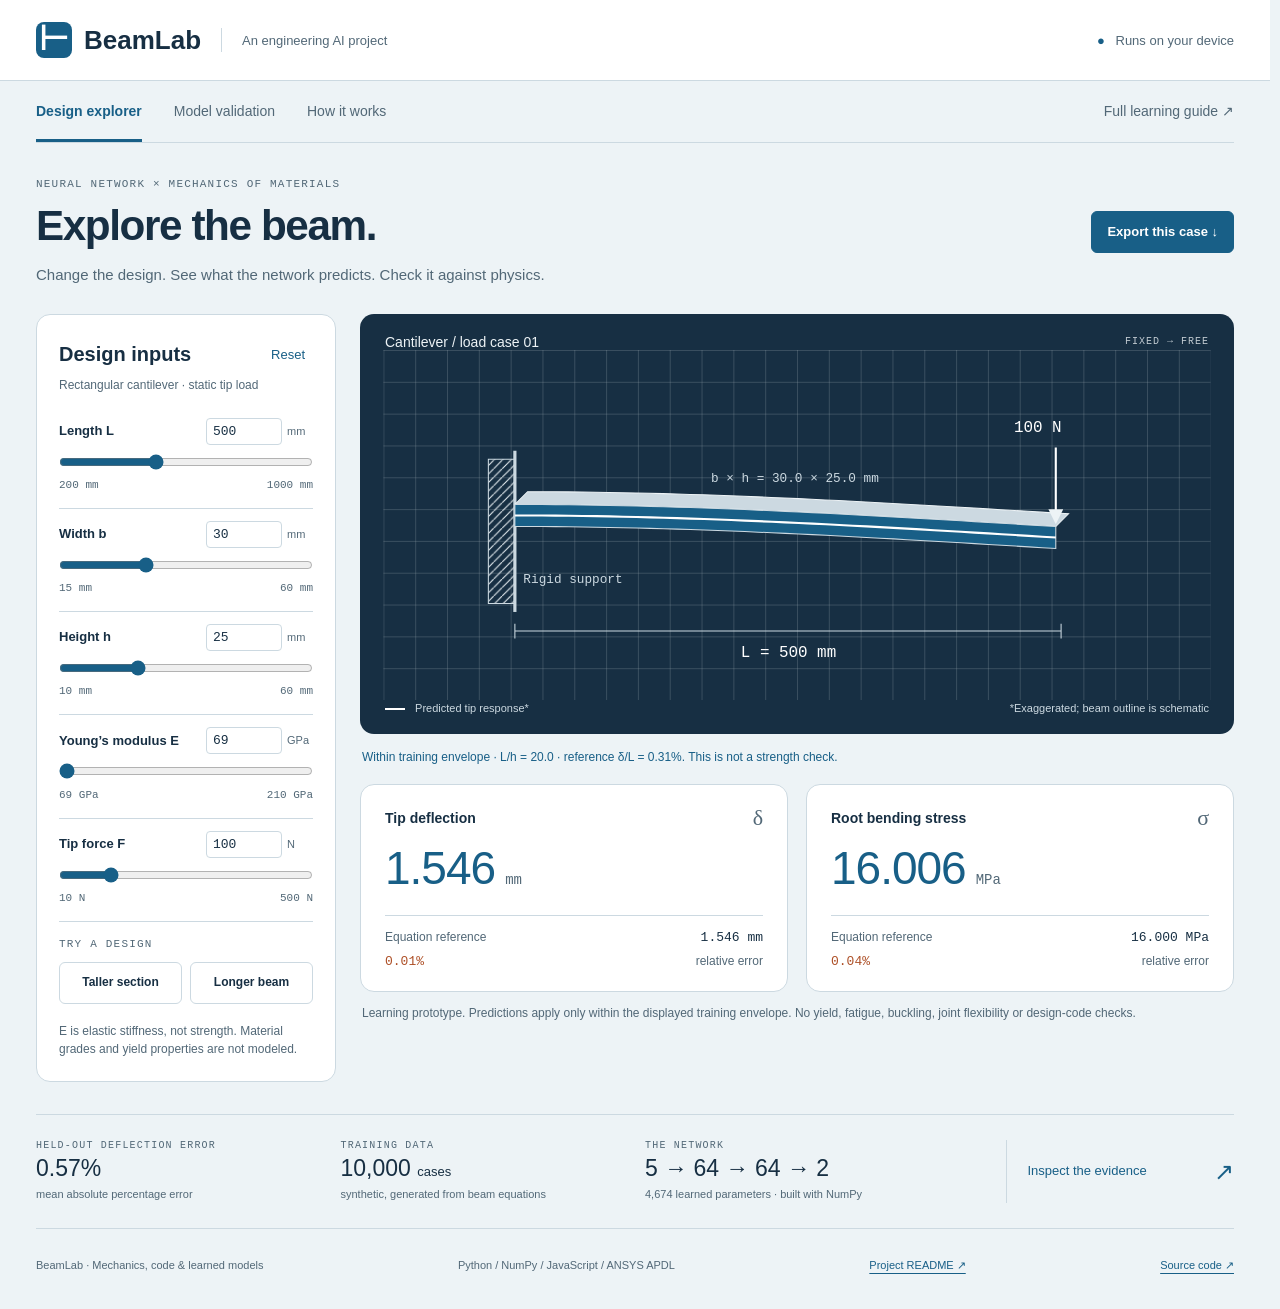
<file: index.html>
<!doctype html>
<html lang="en">
<head>
  <meta charset="utf-8">
  <meta name="viewport" content="width=device-width, initial-scale=1">
  <meta name="description" content="A mechanical engineering portfolio: a NumPy neural network learns cantilever beam response, with physics comparisons and ANSYS verification.">
  <title>Explore the beam · BeamLab</title>
  <link rel="icon" href="data:image/svg+xml,%3Csvg xmlns='http://www.w3.org/2000/svg' viewBox='0 0 40 40'%3E%3Crect width='40' height='40' rx='8' fill='%23185f87'/%3E%3Cpath d='M10 9v23m0-13h22m-22 5h22' stroke='white' stroke-width='3'/%3E%3C/svg%3E">
  <link rel="stylesheet" href="web/tokens.css">
  <link rel="stylesheet" href="web/style.css">
  <script defer src="web/model-data.js"></script>
  <script defer src="web/report-data.js"></script>
  <script defer src="web/ansys-data.js"></script>
  <script defer src="web/core.js"></script>
  <script defer src="web/app.js"></script>
</head>
<body>
  <a class="skip" href="#main">Skip to content</a>
  <header class="masthead">
    <a class="brand" href="#explore" aria-label="BeamLab home"><span class="brand-icon" aria-hidden="true">⊢</span> BeamLab<span class="brand-divider"></span><span class="brand-sub">An engineering AI project</span></a>
    <span class="local-badge"><span aria-hidden="true">●</span> Runs on your device</span>
  </header>
  <div class="page-shell">
    <nav class="nav" aria-label="Project views">
      <a href="#explore" aria-current="page">Design explorer</a><a href="#validation">Model validation</a><a href="#learn">How it works</a><a href="docs/BEGINNER_GUIDE.html">Full learning guide ↗</a>
    </nav>
    <main id="main">
      <section id="explore" class="view">
        <div class="page-heading"><div><p class="eyebrow">NEURAL NETWORK × MECHANICS OF MATERIALS</p><h1>Explore the beam.</h1><p>Change the design. See what the network predicts. Check it against physics.</p></div><button id="export" class="button primary" disabled>Export this case ↓</button></div>
        <div class="workbench">
          <aside class="panel controls" aria-labelledby="inputs-title">
            <div class="panel-heading"><h2 id="inputs-title">Design inputs</h2><button id="reset" class="text-button">Reset</button></div>
            <p class="subtle">Rectangular cantilever · static tip load</p>
            <form id="inputs" novalidate aria-label="Beam design inputs"></form>
            <div class="preset-group"><p class="eyebrow">TRY A DESIGN</p><div class="preset-buttons"><button class="button" id="stiffer">Taller section</button><button class="button" id="flexible">Longer beam</button></div></div>
            <p class="control-note">E is elastic stiffness, not strength. Material grades and yield properties are not modeled.</p>
          </aside>
          <div class="model-column">
            <div class="drawing" aria-labelledby="drawing-title">
              <div class="drawing-heading"><h2 id="drawing-title">Cantilever / load case 01</h2><span>FIXED → FREE</span></div>
              <svg id="beam-svg" viewBox="0 0 780 330" role="img" aria-labelledby="beam-title beam-desc">
                <title id="beam-title">End-loaded cantilever beam</title><desc id="beam-desc">Fixed at the left, with a downward force at the right. Dashed line shows the undeformed centerline. Deformation is exaggerated.</desc>
                <defs><pattern id="grid" width="30" height="30" patternUnits="userSpaceOnUse"><path d="M30 0H0V30" fill="none" stroke="currentColor" stroke-width="0.5"/></pattern><pattern id="hatch" width="8" height="8" patternUnits="userSpaceOnUse"><path d="M0 8L8 0" stroke="currentColor" stroke-width="1"/></pattern><marker id="arrow" viewBox="0 0 10 10" refX="8" refY="5" markerWidth="7" markerHeight="7" orient="auto-start-reverse"><path d="M0 0L10 5L0 10z" fill="currentColor"/></marker></defs>
                <rect width="780" height="330" fill="url(#grid)" class="grid-lines"/>
                <path d="M99 103H124V239H99z" fill="url(#hatch)" class="fixture"/><path d="M124 95V247" class="fixture" stroke-width="3"/>
                <path d="M124 156H641" class="undeformed"/>
                <path id="beam-top" d="" class="beam-top"/><path id="beam-front" d="" class="beam-front"/>
                <path id="deflected" d="" class="deflected"/>
                <path id="load-arrow" d="" class="load-arrow" marker-end="url(#arrow)"/>
                <text id="load-label" x="617" y="77" text-anchor="middle" class="svg-label">100 N</text>
                <path d="M124 265H639M124 258V272M639 258V272" class="dimension"/>
                <text id="length-label" x="382" y="289" text-anchor="middle" class="svg-label">L = 500 mm</text>
                <text x="132" y="220" class="svg-caption">Rigid support</text>
                <text id="section-label" x="388" y="124" text-anchor="middle" class="svg-caption">b × h = 30 × 25 mm</text>
              </svg>
              <div class="drawing-footer"><span><i class="line-key"></i> Predicted tip response*</span><span>*Exaggerated; beam outline is schematic</span></div>
            </div>
            <div id="status" class="status" role="status" aria-live="polite">Loading trained model…</div>
            <div class="outputs" aria-label="Prediction results">
              <article class="panel output"><div class="output-label"><h2>Tip deflection</h2><span>δ</span></div><p class="prediction"><strong id="deflection">—</strong><span>mm</span></p><div class="reference-row"><span>Equation reference</span><strong id="deflection-reference">—</strong></div><div class="error-row"><span id="deflection-error">Waiting for model</span><span>relative error</span></div></article>
              <article class="panel output"><div class="output-label"><h2>Root bending stress</h2><span>σ</span></div><p class="prediction"><strong id="stress">—</strong><span>MPa</span></p><div class="reference-row"><span>Equation reference</span><strong id="stress-reference">—</strong></div><div class="error-row"><span id="stress-error">Waiting for model</span><span>relative error</span></div></article>
            </div>
            <p class="scope-note">Learning prototype. Predictions apply only within the displayed training envelope. No yield, fatigue, buckling, joint flexibility or design-code checks.</p>
          </div>
        </div>
        <div class="evidence-strip"><div><span class="eyebrow">HELD-OUT DEFLECTION ERROR</span><strong id="headline-error">—</strong><span>mean absolute percentage error</span></div><div><span class="eyebrow">TRAINING DATA</span><strong>10,000 <small>cases</small></strong><span>synthetic, generated from beam equations</span></div><div><span class="eyebrow">THE NETWORK</span><strong>5 → 64 → 64 → 2</strong><span>4,674 learned parameters · built with NumPy</span></div><a href="#validation" class="evidence-link">Inspect the evidence <span>↗</span></a></div>
      </section>
      <section id="validation" class="view" hidden>
        <div class="page-heading"><div><p class="eyebrow">MEASURED, REPRODUCIBLE RESULTS</p><h1>Trust is earned in the test set.</h1><p>A fixed split, a simpler baseline, error tails and independent ANSYS spot checks.</p></div><a class="button" href="reports/test_predictions.csv" download>Download test results ↓</a></div>
        <div class="split-bar" aria-label="6000 training, 2000 validation, 2000 test samples"><div><strong>6,000</strong> Training · learns weights</div><div><strong>2,000</strong> Validation · selects checkpoint</div><div><strong>2,000</strong> Test · measures final error</div></div>
        <article class="panel report-panel"><h2>Performance on unseen synthetic cases</h2><p>All errors below compare against the equations that generated the labels. These are regression errors, not classification accuracy.</p><div class="table-scroll"><table><caption class="sr-only">Neural network and linear baseline metrics</caption><thead><tr><th scope="col">Output / model</th><th scope="col">Mean % error</th><th scope="col">95th percentile</th><th scope="col">Worst % error</th><th scope="col">R²</th></tr></thead><tbody id="metric-rows"></tbody></table></div><p class="caption">Baseline: linear regression on physical inputs, using the same log-target transformation. The analytical equations are exact by construction and preferable for this simple problem. A linear model using log inputs could also recover these power laws.</p></article>
        <div class="chart-grid"><article class="panel report-panel"><h2>Learning curve</h2><p id="learning-summary">Training and validation loss</p><svg id="loss-chart" viewBox="0 0 600 270" role="img" aria-label="Training and validation loss by epoch, logarithmic loss axis"></svg><div class="chart-legend"><span class="neural-key">Training</span><span class="physics-key">Validation</span></div></article><article class="panel report-panel"><h2>Prediction vs. reference</h2><p>Deflection in mm · 200 evenly indexed test cases</p><svg id="scatter-chart" viewBox="0 0 600 270" role="img" aria-label="Predicted versus reference deflection with a perfect-agreement diagonal"></svg><p class="caption">Every test case is available in the CSV above.</p></article></div>
        <article class="panel report-panel"><div class="panel-heading"><h2>ANSYS cross-check</h2><span class="tag" id="ansys-badge">Checking evidence</span></div><p id="ansys-summary">Loading verification results.</p><div class="table-scroll"><table><caption>Six designs · results at the finest 16-element mesh</caption><thead><tr><th scope="col">Case</th><th scope="col">ANSYS δ (mm)</th><th scope="col">Equation δ (mm)</th><th scope="col">NN δ (mm)</th><th scope="col">NN vs. ANSYS</th></tr></thead><tbody id="ansys-rows"></tbody></table></div><p class="caption">BEAM188 includes transverse shear, so small differences from Euler–Bernoulli theory are expected. These are numerical spot checks, not physical experiments. They were not used for training.</p><a href="reports/ansys_verification.json">Raw verification data ↗</a> · <a href="ansys/verification.inp">APDL input deck ↗</a></article>
        <article class="panel report-panel"><h2>Where this model stops</h2><p>The test set comes from the same synthetic distribution as training. Low error here does not establish accuracy on real hardware, other support conditions, new cross sections or loads outside this envelope. The largest observed errors matter even when the average looks excellent.</p><p>Training limits: L 200–1,000 mm; b 15–60 mm; h 10–60 mm; E 69–210 GPa; F 10–500 N. Additional filters: L/h ≥ 10, reference δ/L ≤ 2%, reference stress ≤ 200 MPa. The stress limit is a data filter, not a material strength limit.</p><a href="reports/metrics.json">All metrics, seeds, error slices and worst cases ↗</a></article>
      </section>
      <section id="learn" class="view" hidden>
        <div class="page-heading"><div><p class="eyebrow">START HERE · NO AI BACKGROUND REQUIRED</p><h1>A neural network is a learned equation.</h1><p>Here is what that means for a mechanical engineer, using the model you can actually run.</p></div><a class="button" href="docs/BEGINNER_GUIDE.html">Read the full guide ↗</a></div>
        <div class="learn-grid"><article class="panel lesson"><span class="lesson-number">01 / THE PROBLEM</span><h2>How much does the beam bend?</h2><p>Clamp one end of a rectangular beam and push down on the other. Length, width, height, stiffness and force determine its elastic response. Our network takes those five numbers and returns two predictions: tip deflection and maximum root bending stress.</p><div class="equation">δ = FL³ / (3EI)<br>σ = 6FL / (bh²)<br>I = bh³ / 12</div><p>The equations provide known answers for training. The network learns an approximation from examples; it does not call these equations to produce its prediction.</p></article>
        <article class="panel lesson"><span class="lesson-number">02 / THE NETWORK</span><h2>Thousands of adjustable numbers.</h2><div class="architecture"><span>5<small>inputs</small></span><b>→</b><span>64<small>neurons</small></span><b>→</b><span>64<small>neurons</small></span><b>→</b><span>2<small>outputs</small></span></div><p>Each neuron combines numbers from the previous layer: multiply by weights, add a bias, then apply a curved function called <strong>tanh</strong>. The curves let the network represent nonlinear relationships.</p><p>Training adjusts 4,674 weights and biases. The hidden neurons are mathematical features; none is guaranteed to represent a named physical quantity.</p></article>
        <article class="panel lesson"><span class="lesson-number">03 / LEARNING</span><h2>Predict. Measure error. Adjust. Repeat.</h2><p>We generate 10,000 valid beam cases. The network starts with random weights. It predicts 256 cases at a time, compares predictions with their known answers, and measures a loss.</p><p><strong>Backpropagation</strong> calculates how each weight contributes to that loss. <strong>Adam</strong> uses these gradients to update the weights. An epoch is one pass through the training set.</p><p>Inputs are standardized using training data only. Outputs are learned in log space to handle responses spanning different magnitudes.</p></article>
        <article class="panel lesson"><span class="lesson-number">04 / CHECKING THE WORK</span><h2>Keep the final exam separate.</h2><p>The training set teaches. The validation set selects the saved checkpoint. The test set stays separate until that choice is finished. Mixing them would give an overly optimistic result.</p><p>A mean error of 0.57% does not mean every prediction is within 0.57%. Look at the 95th percentile and worst case. Neither gives a guaranteed error bound for a new design.</p><p>ANSYS checks a few separate beam models to test numerical consistency. Actual experiments would be another level of validation.</p></article></div>
        <article class="lesson callout"><h2>Why use AI if the equation already exists?</h2><p>For this beam, use the equation: it is simpler, exact under its assumptions and cheap to evaluate. This project makes the surrogate-model workflow understandable and testable. The next application would replace these simple labels with expensive, carefully verified simulations of a more complex component.</p><p>The transferable skills are data generation, Python automation, neural-network training, validation, model deployment and knowing when an approximation is appropriate.</p></article>
        <article class="panel lesson"><h2>Make the project yours</h2><ol><li>Predict what happens when you double the height. Check it in the explorer.</li><li>Run <code>python train.py</code> and explain the train/validation/test split.</li><li>Read one worst-case row in <code>reports/metrics.json</code>. Explain why an average hides it.</li><li>Run or inspect the ANSYS checks. Explain the shear-deformation difference.</li><li>Change one controlled experiment and record your conclusion before adding a resume claim.</li></ol><a href="docs/PORTFOLIO.html">Resume wording, demo script and interview preparation ↗</a></article>
      </section>
    </main>
    <footer><span>BeamLab · Mechanics, code &amp; learned models</span><span>Python / NumPy / JavaScript / ANSYS APDL</span><a href="README.html">Project README ↗</a><a href="https://github.com/cowelljoshua/beamlab">Source code ↗</a></footer>
  </div>
  <noscript>This interactive demo needs JavaScript. The project README and beginner guide are still available as local Markdown files.</noscript>
</body>
</html>
</file>
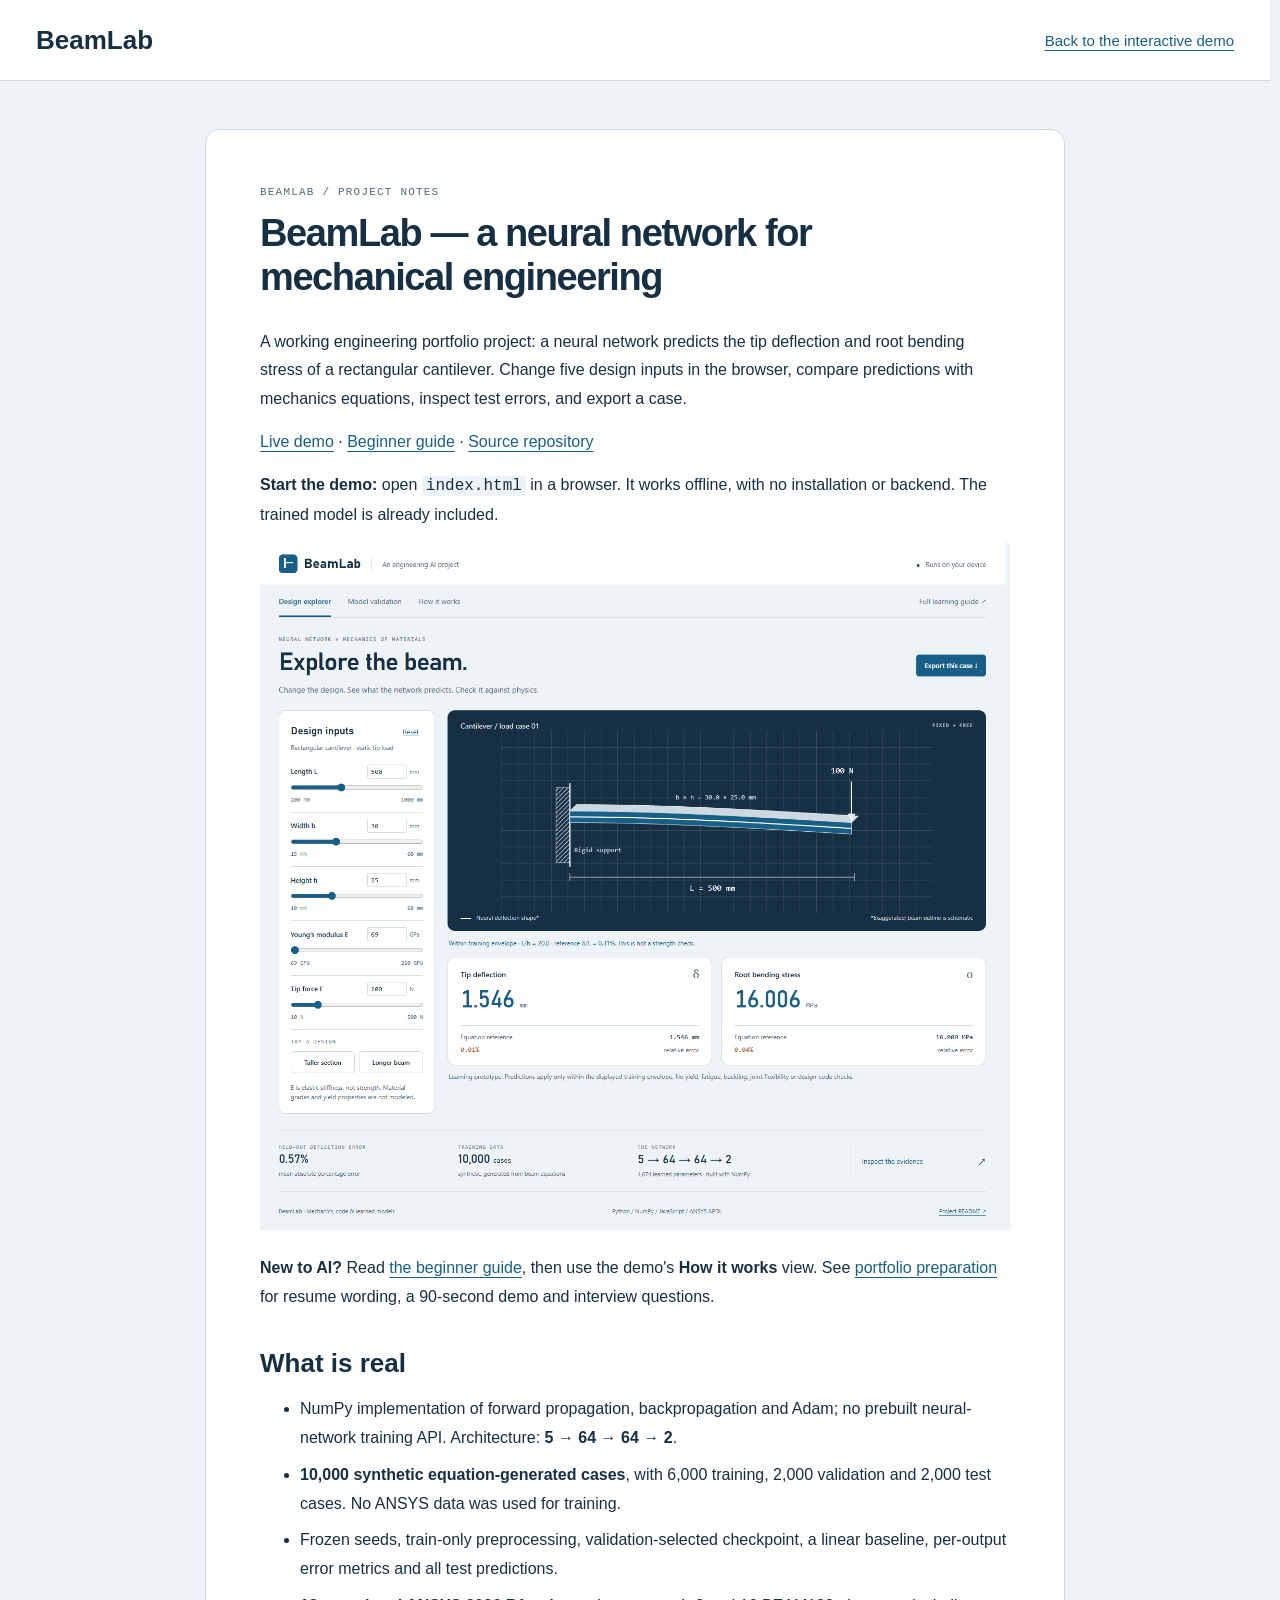
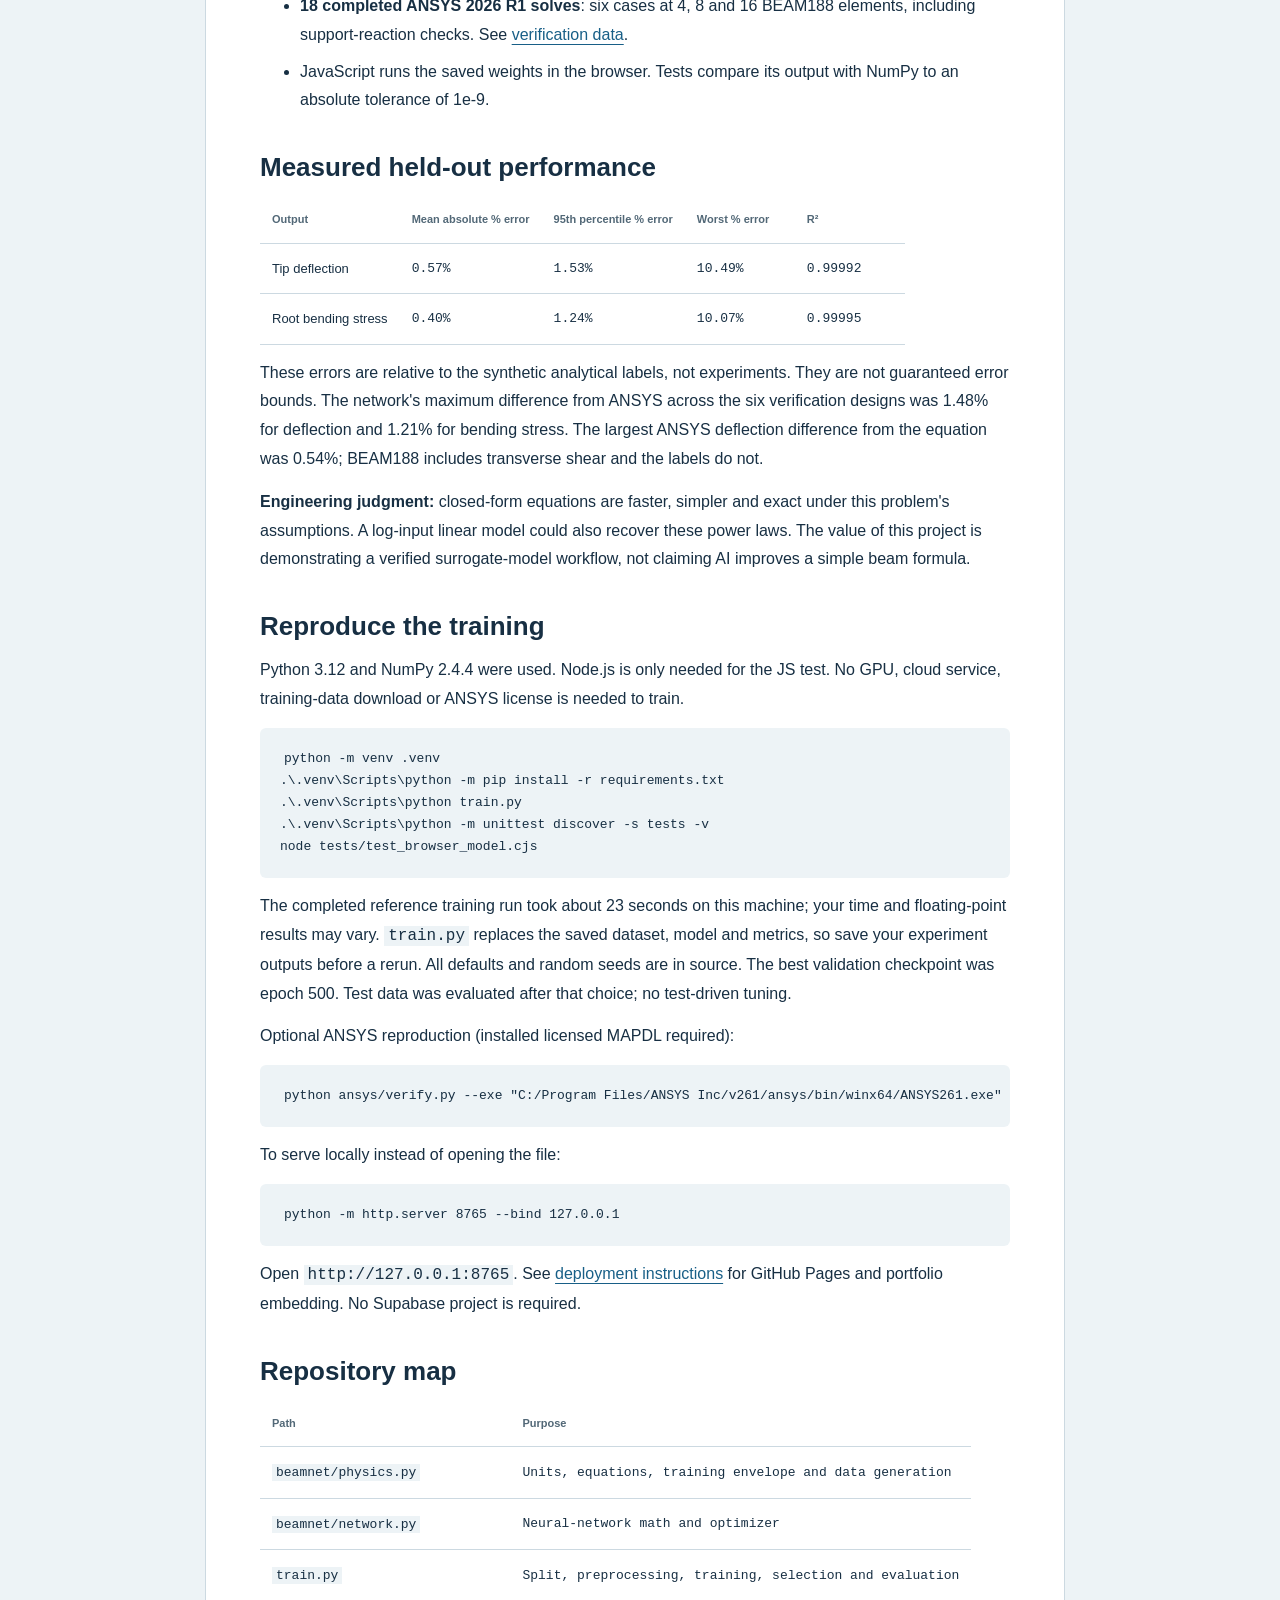
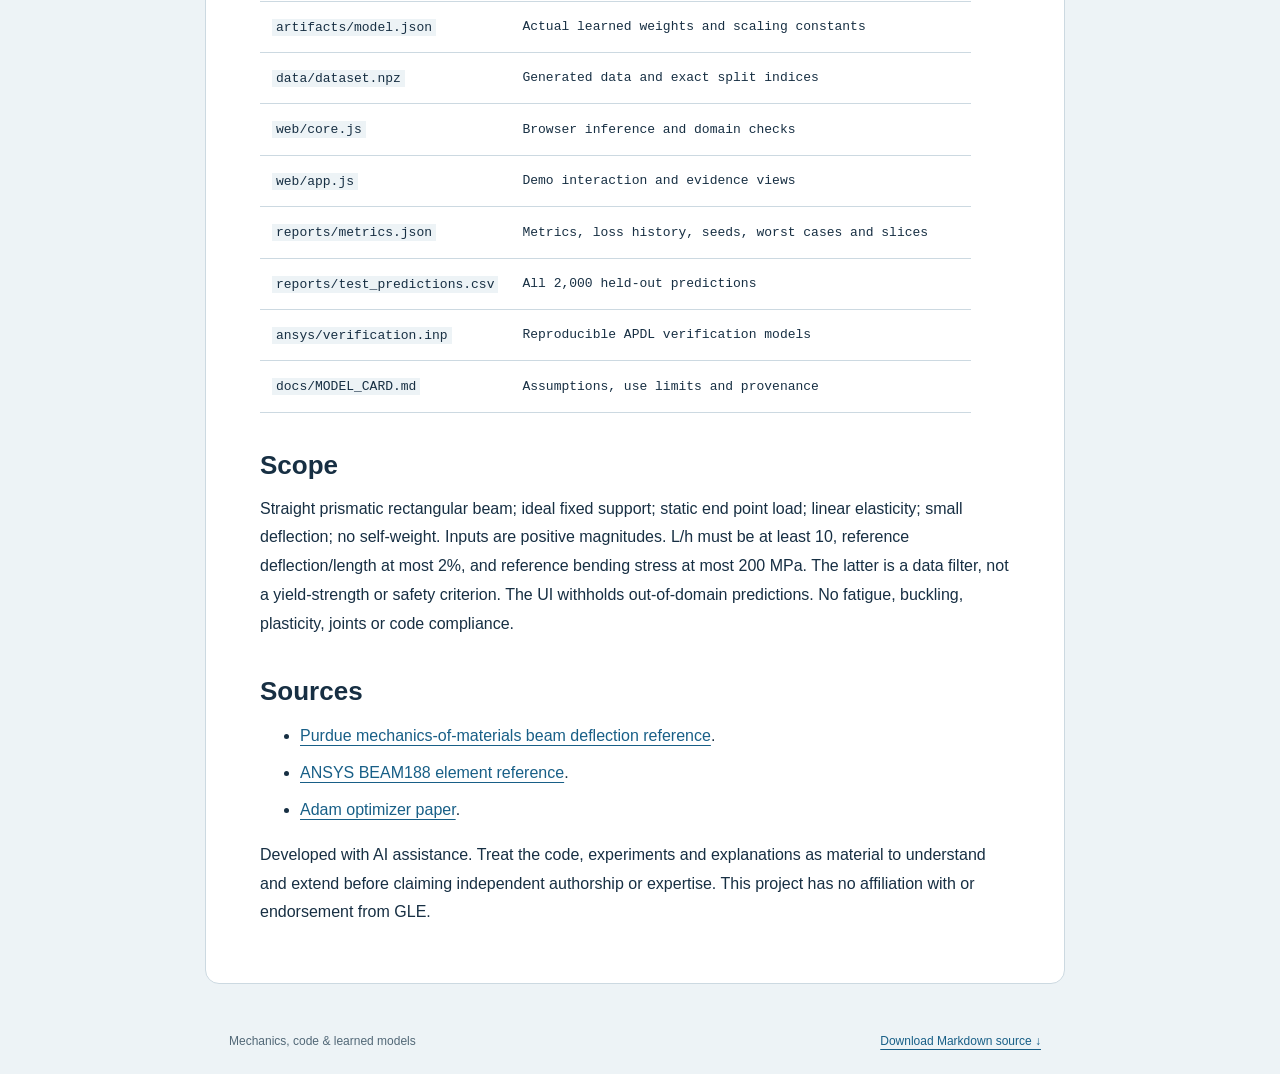
<file: README.html>
<!doctype html>
<html lang="en"><head><meta charset="utf-8"><meta name="viewport" content="width=device-width, initial-scale=1">
<title>BeamLab — a neural network for mechanical engineering · BeamLab</title><link rel="stylesheet" href="web/tokens.css"><link rel="stylesheet" href="web/style.css"><link rel="stylesheet" href="web/reading.css"></head>
<body><header class="masthead"><a class="brand" href="index.html">BeamLab</a><a href="index.html#learn">Back to the interactive demo</a></header>
<main class="reading"><p class="eyebrow">BEAMLAB / PROJECT NOTES</p><h1>BeamLab — a neural network for mechanical engineering</h1>
<p>A working engineering portfolio project: a neural network predicts the tip
deflection and root bending stress of a rectangular cantilever. Change five
design inputs in the browser, compare predictions with mechanics equations,
inspect test errors, and export a case.</p>
<p><a href="https://cowelljoshua.github.io/beamlab/">Live demo</a> ·
<a href="https://cowelljoshua.github.io/beamlab/docs/BEGINNER_GUIDE.html">Beginner guide</a> ·
<a href="https://github.com/cowelljoshua/beamlab">Source repository</a></p>
<p><strong>Start the demo:</strong> open <code>index.html</code> in a browser. It works offline, with no
installation or backend. The trained model is already included.</p>
<p><img src="reports/demo-desktop.png" alt="BeamLab design explorer"></p>
<p><strong>New to AI?</strong> Read <a href="docs/BEGINNER_GUIDE.html">the beginner guide</a>, then use the
demo&#39;s <strong>How it works</strong> view. See <a href="docs/PORTFOLIO.html">portfolio preparation</a> for
resume wording, a 90-second demo and interview questions.</p>
<h2>What is real</h2>
<ul>
<li>NumPy implementation of forward propagation, backpropagation and Adam; no
prebuilt neural-network training API. Architecture: <strong>5 → 64 → 64 → 2</strong>.</li>
<li><strong>10,000 synthetic equation-generated cases</strong>, with 6,000 training, 2,000
validation and 2,000 test cases. No ANSYS data was used for training.</li>
<li>Frozen seeds, train-only preprocessing, validation-selected checkpoint,
a linear baseline, per-output error metrics and all test predictions.</li>
<li><strong>18 completed ANSYS 2026 R1 solves</strong>: six cases at 4, 8 and 16 BEAM188 elements,
including support-reaction checks. See <a href="reports/ansys_verification.json">verification data</a>.</li>
<li>JavaScript runs the saved weights in the browser. Tests compare its output
with NumPy to an absolute tolerance of 1e-9.</li>
</ul>
<h2>Measured held-out performance</h2>
<table>
<thead>
<tr>
<th>Output</th>
<th align="right">Mean absolute % error</th>
<th align="right">95th percentile % error</th>
<th align="right">Worst % error</th>
<th align="right">R²</th>
</tr>
</thead>
<tbody><tr>
<td>Tip deflection</td>
<td align="right">0.57%</td>
<td align="right">1.53%</td>
<td align="right">10.49%</td>
<td align="right">0.99992</td>
</tr>
<tr>
<td>Root bending stress</td>
<td align="right">0.40%</td>
<td align="right">1.24%</td>
<td align="right">10.07%</td>
<td align="right">0.99995</td>
</tr>
</tbody></table>
<p>These errors are relative to the synthetic analytical labels, not experiments.
They are not guaranteed error bounds. The network&#39;s maximum difference from
ANSYS across the six verification designs was 1.48% for deflection and 1.21%
for bending stress. The largest ANSYS deflection difference from the equation
was 0.54%; BEAM188 includes transverse shear and the labels do not.</p>
<p><strong>Engineering judgment:</strong> closed-form equations are faster, simpler and exact
under this problem&#39;s assumptions. A log-input linear model could also recover
these power laws. The value of this project is demonstrating a verified
surrogate-model workflow, not claiming AI improves a simple beam formula.</p>
<h2>Reproduce the training</h2>
<p>Python 3.12 and NumPy 2.4.4 were used. Node.js is only needed for the JS test.
No GPU, cloud service, training-data download or ANSYS license is needed to train.</p>
<pre><code class="language-powershell">python -m venv .venv
.\.venv\Scripts\python -m pip install -r requirements.txt
.\.venv\Scripts\python train.py
.\.venv\Scripts\python -m unittest discover -s tests -v
node tests/test_browser_model.cjs
</code></pre>
<p>The completed reference training run took about 23 seconds on this machine;
your time and floating-point results may vary. <code>train.py</code> replaces the saved
dataset, model and metrics, so save your experiment outputs before a rerun.
All defaults and random seeds are in source. The best validation checkpoint
was epoch 500. Test data was evaluated after that choice; no test-driven tuning.</p>
<p>Optional ANSYS reproduction (installed licensed MAPDL required):</p>
<pre><code class="language-powershell">python ansys/verify.py --exe &quot;C:/Program Files/ANSYS Inc/v261/ansys/bin/winx64/ANSYS261.exe&quot;
</code></pre>
<p>To serve locally instead of opening the file:</p>
<pre><code class="language-powershell">python -m http.server 8765 --bind 127.0.0.1
</code></pre>
<p>Open <code>http://127.0.0.1:8765</code>. See <a href="docs/DEPLOYMENT.html">deployment instructions</a>
for GitHub Pages and portfolio embedding. No Supabase project is required.</p>
<h2>Repository map</h2>
<table>
<thead>
<tr>
<th>Path</th>
<th>Purpose</th>
</tr>
</thead>
<tbody><tr>
<td><code>beamnet/physics.py</code></td>
<td>Units, equations, training envelope and data generation</td>
</tr>
<tr>
<td><code>beamnet/network.py</code></td>
<td>Neural-network math and optimizer</td>
</tr>
<tr>
<td><code>train.py</code></td>
<td>Split, preprocessing, training, selection and evaluation</td>
</tr>
<tr>
<td><code>artifacts/model.json</code></td>
<td>Actual learned weights and scaling constants</td>
</tr>
<tr>
<td><code>data/dataset.npz</code></td>
<td>Generated data and exact split indices</td>
</tr>
<tr>
<td><code>web/core.js</code></td>
<td>Browser inference and domain checks</td>
</tr>
<tr>
<td><code>web/app.js</code></td>
<td>Demo interaction and evidence views</td>
</tr>
<tr>
<td><code>reports/metrics.json</code></td>
<td>Metrics, loss history, seeds, worst cases and slices</td>
</tr>
<tr>
<td><code>reports/test_predictions.csv</code></td>
<td>All 2,000 held-out predictions</td>
</tr>
<tr>
<td><code>ansys/verification.inp</code></td>
<td>Reproducible APDL verification models</td>
</tr>
<tr>
<td><code>docs/MODEL_CARD.md</code></td>
<td>Assumptions, use limits and provenance</td>
</tr>
</tbody></table>
<h2>Scope</h2>
<p>Straight prismatic rectangular beam; ideal fixed support; static end point
load; linear elasticity; small deflection; no self-weight. Inputs are positive
magnitudes. L/h must be at least 10, reference deflection/length at most 2%,
and reference bending stress at most 200 MPa. The latter is a data filter,
not a yield-strength or safety criterion. The UI withholds out-of-domain
predictions. No fatigue, buckling, plasticity, joints or code compliance.</p>
<h2>Sources</h2>
<ul>
<li><a href="https://www.purdue.edu/freeform/me323/wp-content/uploads/sites/2/2018/10/ME323_F18_Hw7_final.pdf">Purdue mechanics-of-materials beam deflection reference</a>.</li>
<li><a href="https://ansyshelp.ansys.com/public/views/secured/corp/v261/en/ans_elem/Hlp_E_BEAM188.html">ANSYS BEAM188 element reference</a>.</li>
<li><a href="https://arxiv.org/abs/1412.6980">Adam optimizer paper</a>.</li>
</ul>
<p>Developed with AI assistance. Treat the code, experiments and explanations as
material to understand and extend before claiming independent authorship or
expertise. This project has no affiliation with or endorsement from GLE.</p>
</main><footer class="reading-footer"><span>Mechanics, code &amp; learned models</span><a href="README.md" download>Download Markdown source ↓</a></footer></body></html>
</file>
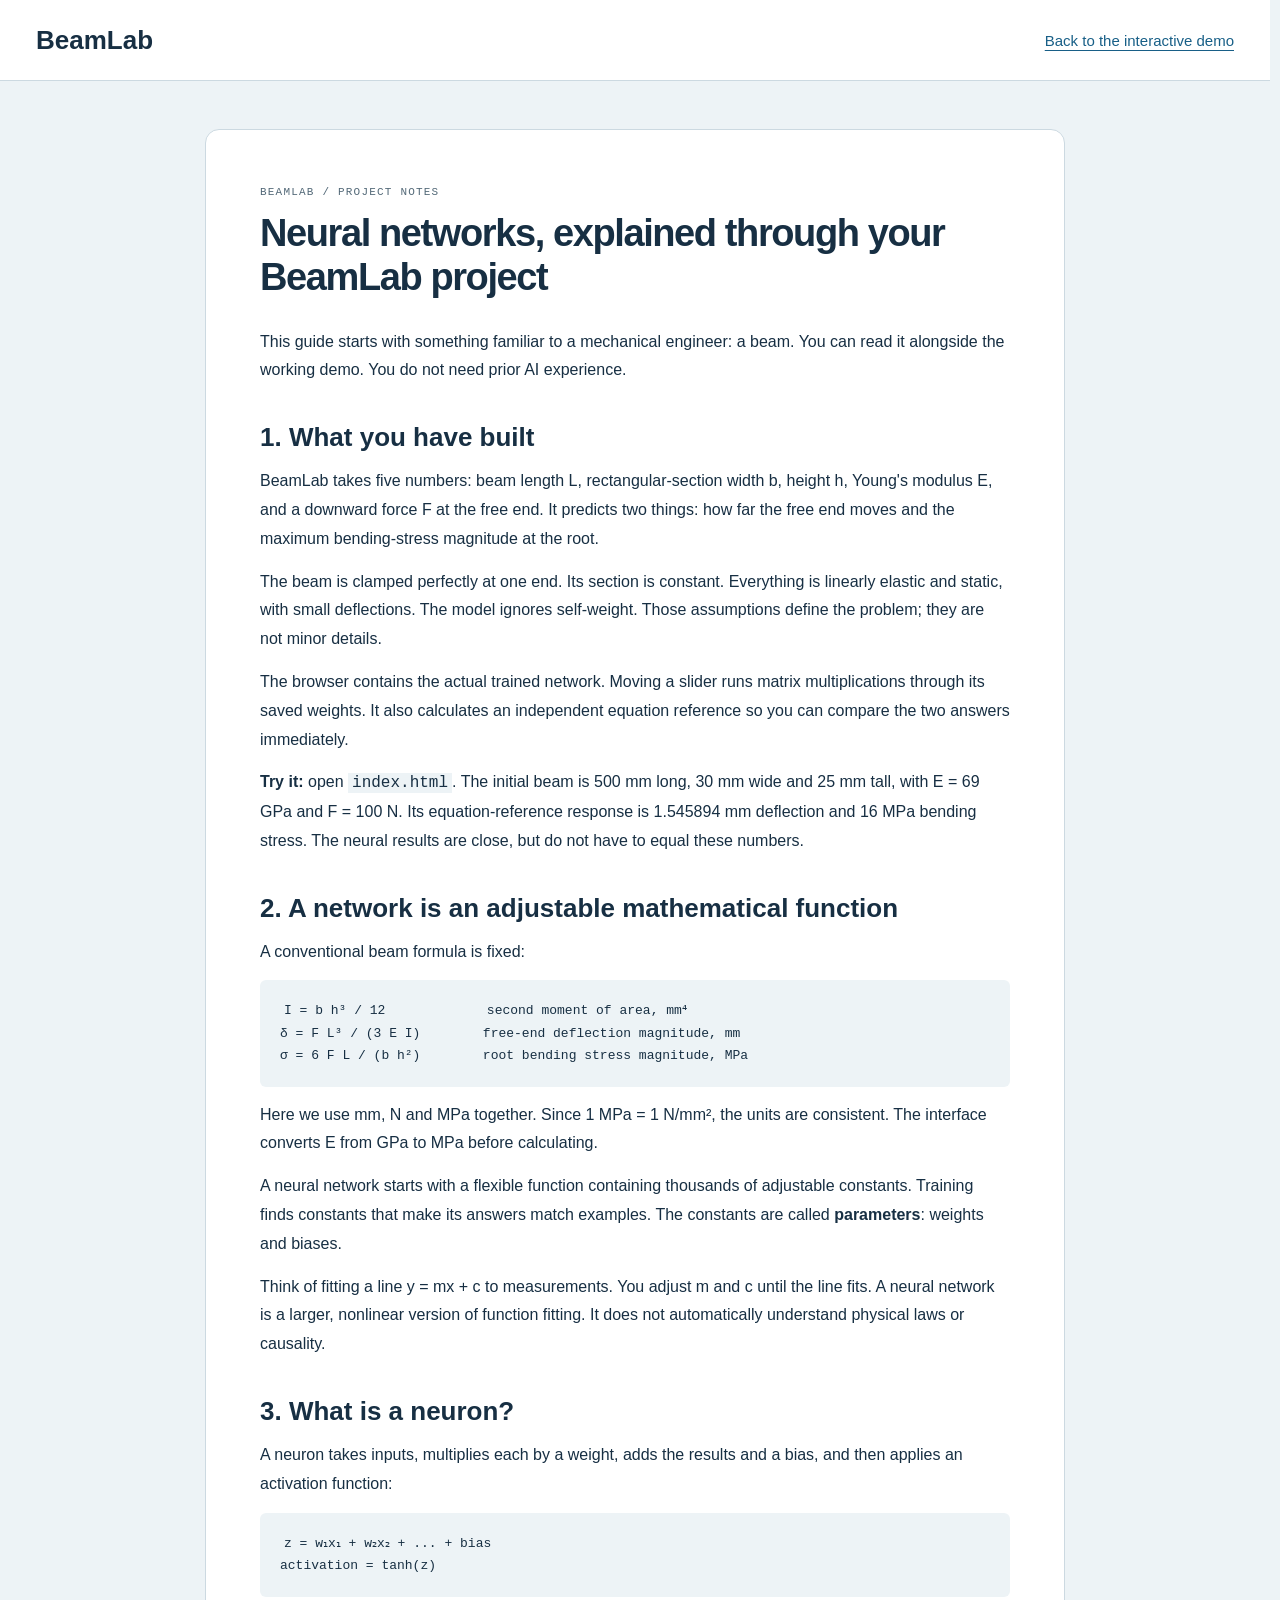
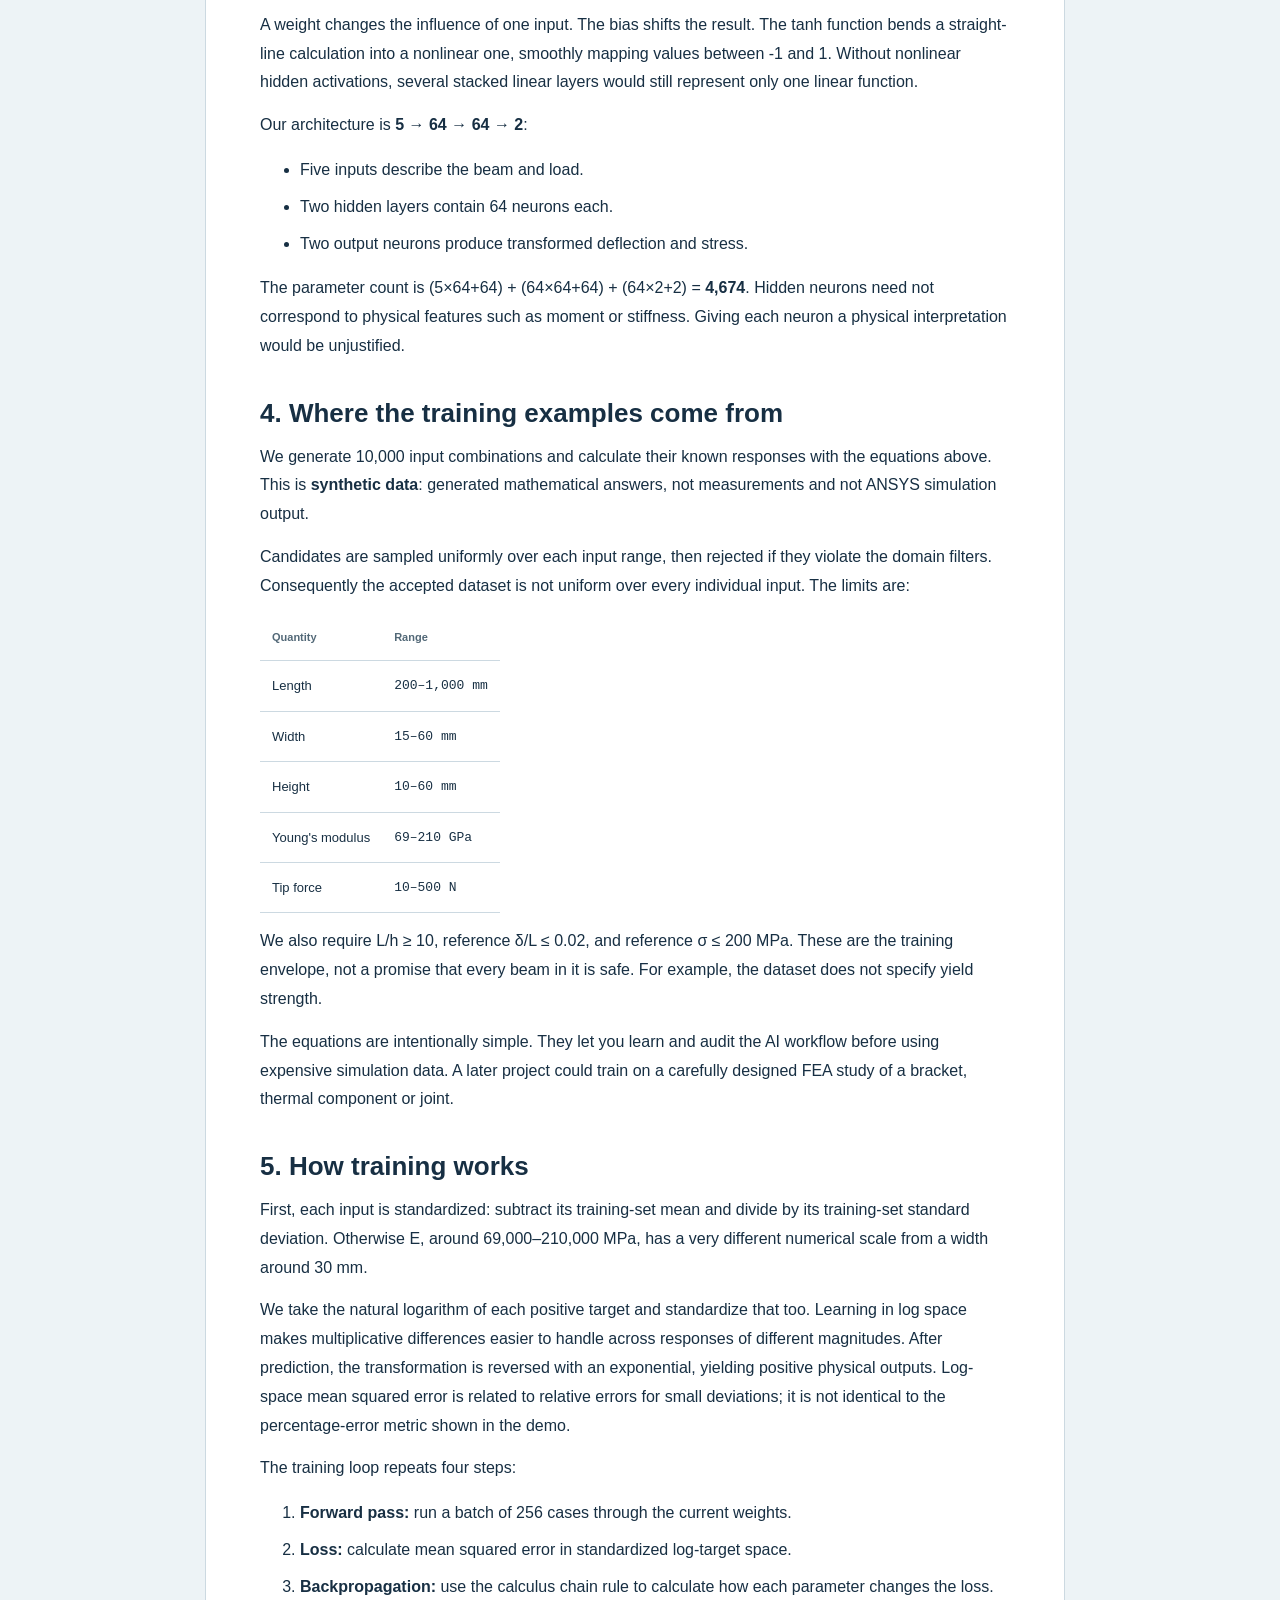
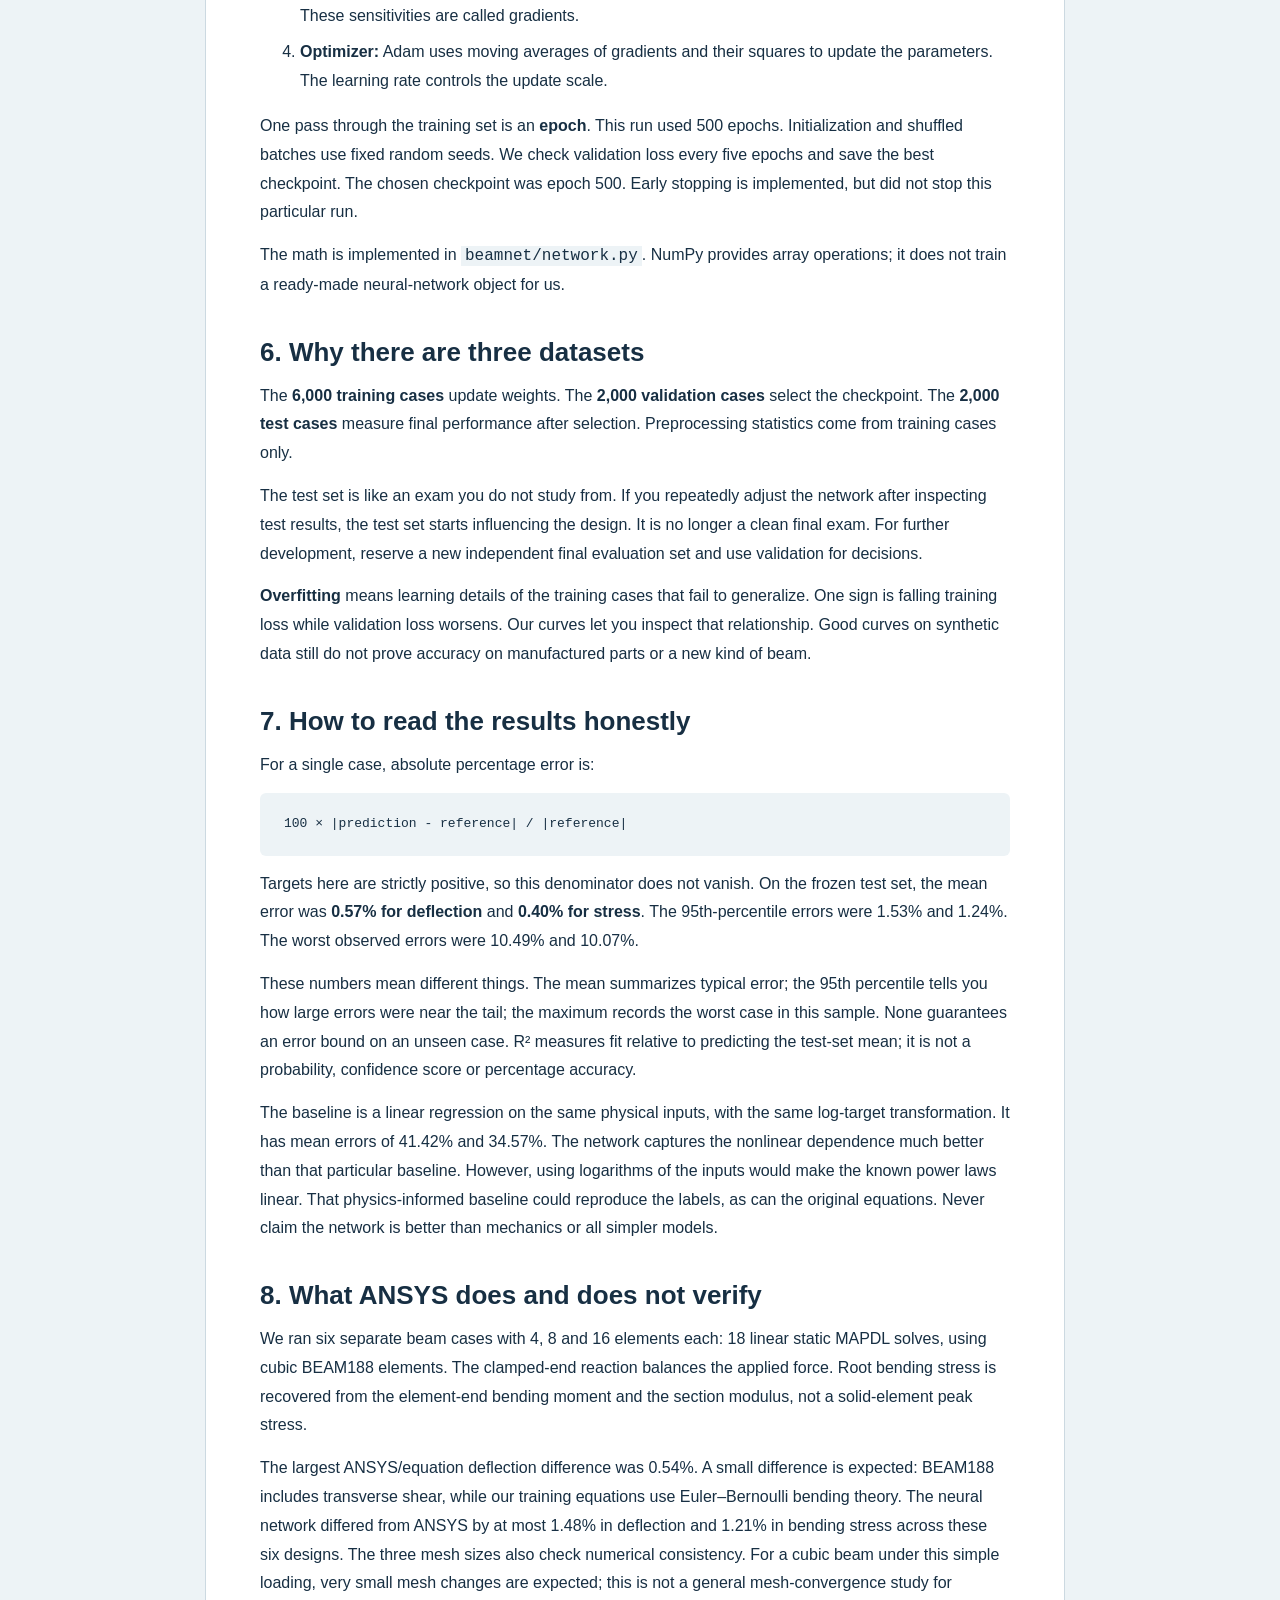
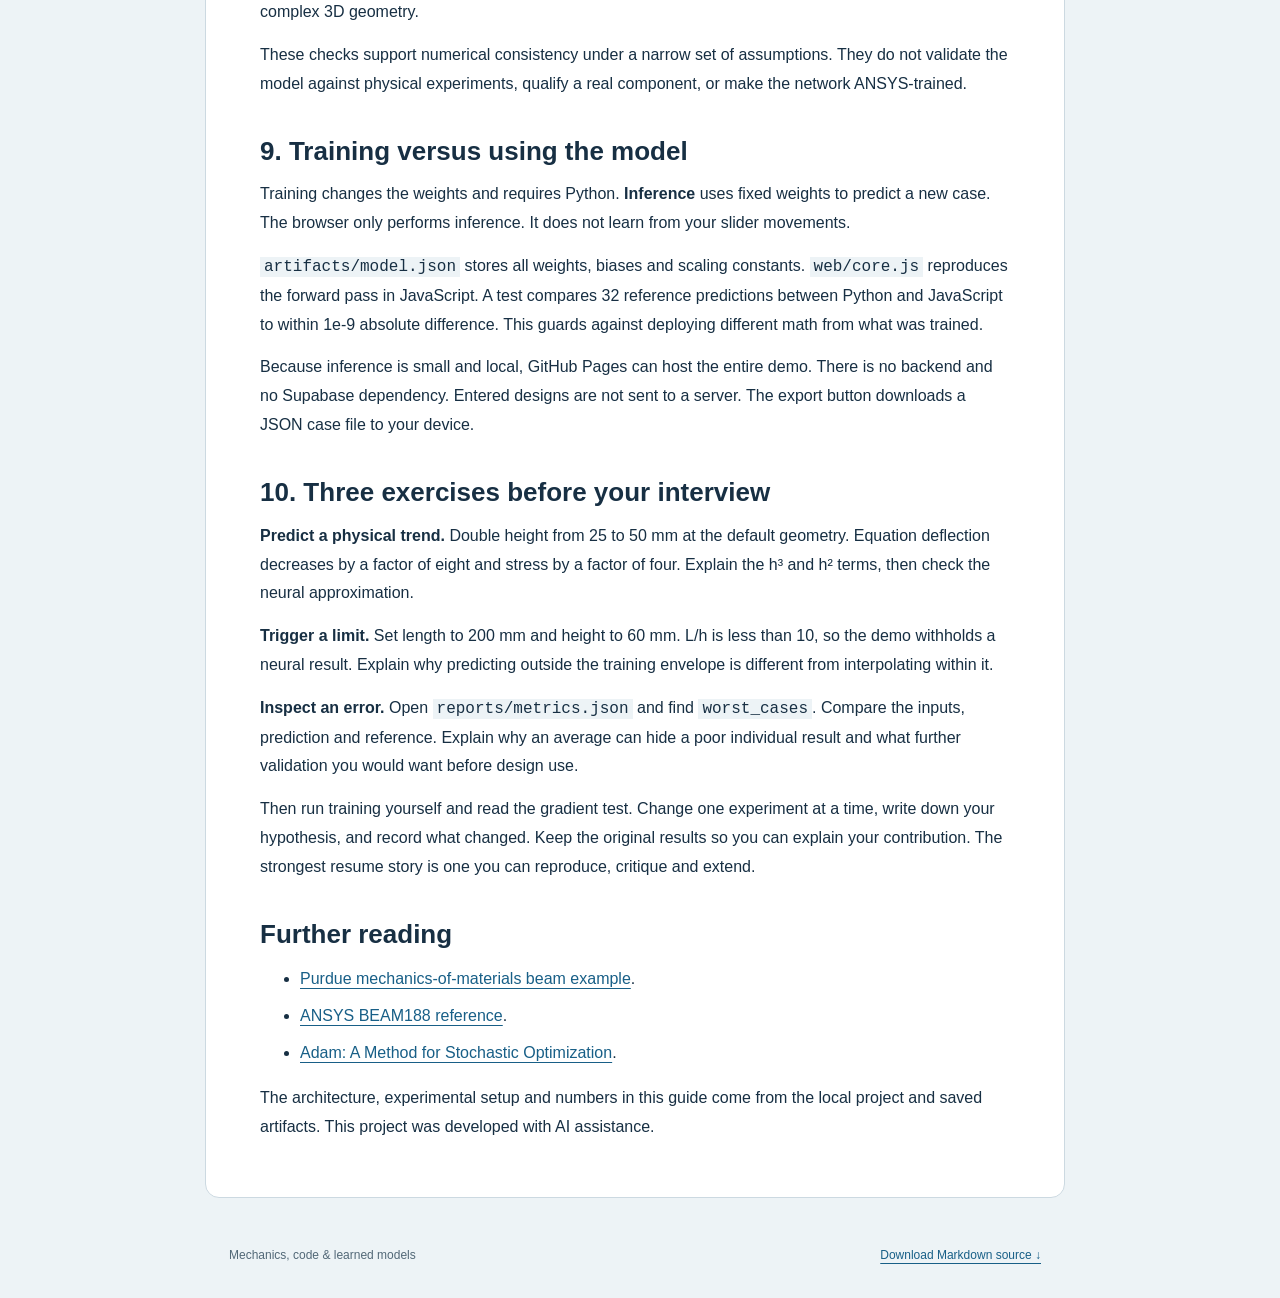
<file: docs/BEGINNER_GUIDE.html>
<!doctype html>
<html lang="en"><head><meta charset="utf-8"><meta name="viewport" content="width=device-width, initial-scale=1">
<title>Neural networks, explained through your BeamLab project · BeamLab</title><link rel="stylesheet" href="../web/tokens.css"><link rel="stylesheet" href="../web/style.css"><link rel="stylesheet" href="../web/reading.css"></head>
<body><header class="masthead"><a class="brand" href="../index.html">BeamLab</a><a href="../index.html#learn">Back to the interactive demo</a></header>
<main class="reading"><p class="eyebrow">BEAMLAB / PROJECT NOTES</p><h1>Neural networks, explained through your BeamLab project</h1>
<p>This guide starts with something familiar to a mechanical engineer: a beam.
You can read it alongside the working demo. You do not need prior AI experience.</p>
<h2>1. What you have built</h2>
<p>BeamLab takes five numbers: beam length L, rectangular-section width b, height h,
Young&#39;s modulus E, and a downward force F at the free end. It predicts two things:
how far the free end moves and the maximum bending-stress magnitude at the root.</p>
<p>The beam is clamped perfectly at one end. Its section is constant. Everything
is linearly elastic and static, with small deflections. The model ignores
self-weight. Those assumptions define the problem; they are not minor details.</p>
<p>The browser contains the actual trained network. Moving a slider runs matrix
multiplications through its saved weights. It also calculates an independent
equation reference so you can compare the two answers immediately.</p>
<p><strong>Try it:</strong> open <code>index.html</code>. The initial beam is 500 mm long, 30 mm wide and
25 mm tall, with E = 69 GPa and F = 100 N. Its equation-reference response is
1.545894 mm deflection and 16 MPa bending stress. The neural results are close,
but do not have to equal these numbers.</p>
<h2>2. A network is an adjustable mathematical function</h2>
<p>A conventional beam formula is fixed:</p>
<pre><code class="language-text">I = b h³ / 12             second moment of area, mm⁴
δ = F L³ / (3 E I)        free-end deflection magnitude, mm
σ = 6 F L / (b h²)        root bending stress magnitude, MPa
</code></pre>
<p>Here we use mm, N and MPa together. Since 1 MPa = 1 N/mm², the units are
consistent. The interface converts E from GPa to MPa before calculating.</p>
<p>A neural network starts with a flexible function containing thousands of
adjustable constants. Training finds constants that make its answers match
examples. The constants are called <strong>parameters</strong>: weights and biases.</p>
<p>Think of fitting a line y = mx + c to measurements. You adjust m and c until
the line fits. A neural network is a larger, nonlinear version of function
fitting. It does not automatically understand physical laws or causality.</p>
<h2>3. What is a neuron?</h2>
<p>A neuron takes inputs, multiplies each by a weight, adds the results and a bias,
and then applies an activation function:</p>
<pre><code class="language-text">z = w₁x₁ + w₂x₂ + ... + bias
activation = tanh(z)
</code></pre>
<p>A weight changes the influence of one input. The bias shifts the result. The
tanh function bends a straight-line calculation into a nonlinear one, smoothly
mapping values between -1 and 1. Without nonlinear hidden activations, several
stacked linear layers would still represent only one linear function.</p>
<p>Our architecture is <strong>5 → 64 → 64 → 2</strong>:</p>
<ul>
<li>Five inputs describe the beam and load.</li>
<li>Two hidden layers contain 64 neurons each.</li>
<li>Two output neurons produce transformed deflection and stress.</li>
</ul>
<p>The parameter count is (5×64+64) + (64×64+64) + (64×2+2) = <strong>4,674</strong>.
Hidden neurons need not correspond to physical features such as moment or
stiffness. Giving each neuron a physical interpretation would be unjustified.</p>
<h2>4. Where the training examples come from</h2>
<p>We generate 10,000 input combinations and calculate their known responses with
the equations above. This is <strong>synthetic data</strong>: generated mathematical answers,
not measurements and not ANSYS simulation output.</p>
<p>Candidates are sampled uniformly over each input range, then rejected if they
violate the domain filters. Consequently the accepted dataset is not uniform
over every individual input. The limits are:</p>
<table>
<thead>
<tr>
<th>Quantity</th>
<th>Range</th>
</tr>
</thead>
<tbody><tr>
<td>Length</td>
<td>200–1,000 mm</td>
</tr>
<tr>
<td>Width</td>
<td>15–60 mm</td>
</tr>
<tr>
<td>Height</td>
<td>10–60 mm</td>
</tr>
<tr>
<td>Young&#39;s modulus</td>
<td>69–210 GPa</td>
</tr>
<tr>
<td>Tip force</td>
<td>10–500 N</td>
</tr>
</tbody></table>
<p>We also require L/h ≥ 10, reference δ/L ≤ 0.02, and reference σ ≤ 200 MPa.
These are the training envelope, not a promise that every beam in it is safe.
For example, the dataset does not specify yield strength.</p>
<p>The equations are intentionally simple. They let you learn and audit the AI
workflow before using expensive simulation data. A later project could train
on a carefully designed FEA study of a bracket, thermal component or joint.</p>
<h2>5. How training works</h2>
<p>First, each input is standardized: subtract its training-set mean and divide
by its training-set standard deviation. Otherwise E, around 69,000–210,000 MPa,
has a very different numerical scale from a width around 30 mm.</p>
<p>We take the natural logarithm of each positive target and standardize that too.
Learning in log space makes multiplicative differences easier to handle across
responses of different magnitudes. After prediction, the transformation is
reversed with an exponential, yielding positive physical outputs. Log-space
mean squared error is related to relative errors for small deviations; it is
not identical to the percentage-error metric shown in the demo.</p>
<p>The training loop repeats four steps:</p>
<ol>
<li><strong>Forward pass:</strong> run a batch of 256 cases through the current weights.</li>
<li><strong>Loss:</strong> calculate mean squared error in standardized log-target space.</li>
<li><strong>Backpropagation:</strong> use the calculus chain rule to calculate how each
parameter changes the loss. These sensitivities are called gradients.</li>
<li><strong>Optimizer:</strong> Adam uses moving averages of gradients and their squares to
update the parameters. The learning rate controls the update scale.</li>
</ol>
<p>One pass through the training set is an <strong>epoch</strong>. This run used 500 epochs.
Initialization and shuffled batches use fixed random seeds. We check validation
loss every five epochs and save the best checkpoint. The chosen checkpoint was
epoch 500. Early stopping is implemented, but did not stop this particular run.</p>
<p>The math is implemented in <code>beamnet/network.py</code>. NumPy provides array operations;
it does not train a ready-made neural-network object for us.</p>
<h2>6. Why there are three datasets</h2>
<p>The <strong>6,000 training cases</strong> update weights. The <strong>2,000 validation cases</strong>
select the checkpoint. The <strong>2,000 test cases</strong> measure final performance after
selection. Preprocessing statistics come from training cases only.</p>
<p>The test set is like an exam you do not study from. If you repeatedly adjust
the network after inspecting test results, the test set starts influencing the
design. It is no longer a clean final exam. For further development, reserve a
new independent final evaluation set and use validation for decisions.</p>
<p><strong>Overfitting</strong> means learning details of the training cases that fail to
generalize. One sign is falling training loss while validation loss worsens.
Our curves let you inspect that relationship. Good curves on synthetic data
still do not prove accuracy on manufactured parts or a new kind of beam.</p>
<h2>7. How to read the results honestly</h2>
<p>For a single case, absolute percentage error is:</p>
<pre><code class="language-text">100 × |prediction - reference| / |reference|
</code></pre>
<p>Targets here are strictly positive, so this denominator does not vanish.
On the frozen test set, the mean error was <strong>0.57% for deflection</strong> and
<strong>0.40% for stress</strong>. The 95th-percentile errors were 1.53% and 1.24%.
The worst observed errors were 10.49% and 10.07%.</p>
<p>These numbers mean different things. The mean summarizes typical error; the
95th percentile tells you how large errors were near the tail; the maximum
records the worst case in this sample. None guarantees an error bound on an
unseen case. R² measures fit relative to predicting the test-set mean; it is
not a probability, confidence score or percentage accuracy.</p>
<p>The baseline is a linear regression on the same physical inputs, with the same
log-target transformation. It has mean errors of 41.42% and 34.57%. The network
captures the nonlinear dependence much better than that particular baseline.
However, using logarithms of the inputs would make the known power laws linear.
That physics-informed baseline could reproduce the labels, as can the original
equations. Never claim the network is better than mechanics or all simpler models.</p>
<h2>8. What ANSYS does and does not verify</h2>
<p>We ran six separate beam cases with 4, 8 and 16 elements each: 18 linear static
MAPDL solves, using cubic BEAM188 elements. The clamped-end reaction balances
the applied force. Root bending stress is recovered from the element-end
bending moment and the section modulus, not a solid-element peak stress.</p>
<p>The largest ANSYS/equation deflection difference was 0.54%. A small difference
is expected: BEAM188 includes transverse shear, while our training equations
use Euler–Bernoulli bending theory. The neural network differed from ANSYS by
at most 1.48% in deflection and 1.21% in bending stress across these six designs.
The three mesh sizes also check numerical consistency. For a cubic beam under
this simple loading, very small mesh changes are expected; this is not a
general mesh-convergence study for complex 3D geometry.</p>
<p>These checks support numerical consistency under a narrow set of assumptions.
They do not validate the model against physical experiments, qualify a real
component, or make the network ANSYS-trained.</p>
<h2>9. Training versus using the model</h2>
<p>Training changes the weights and requires Python. <strong>Inference</strong> uses fixed
weights to predict a new case. The browser only performs inference. It does
not learn from your slider movements.</p>
<p><code>artifacts/model.json</code> stores all weights, biases and scaling constants.
<code>web/core.js</code> reproduces the forward pass in JavaScript. A test compares 32
reference predictions between Python and JavaScript to within 1e-9 absolute
difference. This guards against deploying different math from what was trained.</p>
<p>Because inference is small and local, GitHub Pages can host the entire demo.
There is no backend and no Supabase dependency. Entered designs are not sent
to a server. The export button downloads a JSON case file to your device.</p>
<h2>10. Three exercises before your interview</h2>
<p><strong>Predict a physical trend.</strong> Double height from 25 to 50 mm at the default
geometry. Equation deflection decreases by a factor of eight and stress by a
factor of four. Explain the h³ and h² terms, then check the neural approximation.</p>
<p><strong>Trigger a limit.</strong> Set length to 200 mm and height to 60 mm. L/h is less than
10, so the demo withholds a neural result. Explain why predicting outside the
training envelope is different from interpolating within it.</p>
<p><strong>Inspect an error.</strong> Open <code>reports/metrics.json</code> and find <code>worst_cases</code>. Compare
the inputs, prediction and reference. Explain why an average can hide a poor
individual result and what further validation you would want before design use.</p>
<p>Then run training yourself and read the gradient test. Change one experiment
at a time, write down your hypothesis, and record what changed. Keep the original
results so you can explain your contribution. The strongest resume story is
one you can reproduce, critique and extend.</p>
<h2>Further reading</h2>
<ul>
<li><a href="https://www.purdue.edu/freeform/me323/wp-content/uploads/sites/2/2018/10/ME323_F18_Hw7_final.pdf">Purdue mechanics-of-materials beam example</a>.</li>
<li><a href="https://ansyshelp.ansys.com/public/views/secured/corp/v261/en/ans_elem/Hlp_E_BEAM188.html">ANSYS BEAM188 reference</a>.</li>
<li><a href="https://arxiv.org/abs/1412.6980">Adam: A Method for Stochastic Optimization</a>.</li>
</ul>
<p>The architecture, experimental setup and numbers in this guide come from the
local project and saved artifacts. This project was developed with AI assistance.</p>
</main><footer class="reading-footer"><span>Mechanics, code &amp; learned models</span><a href="BEGINNER_GUIDE.md" download>Download Markdown source ↓</a></footer></body></html>
</file>
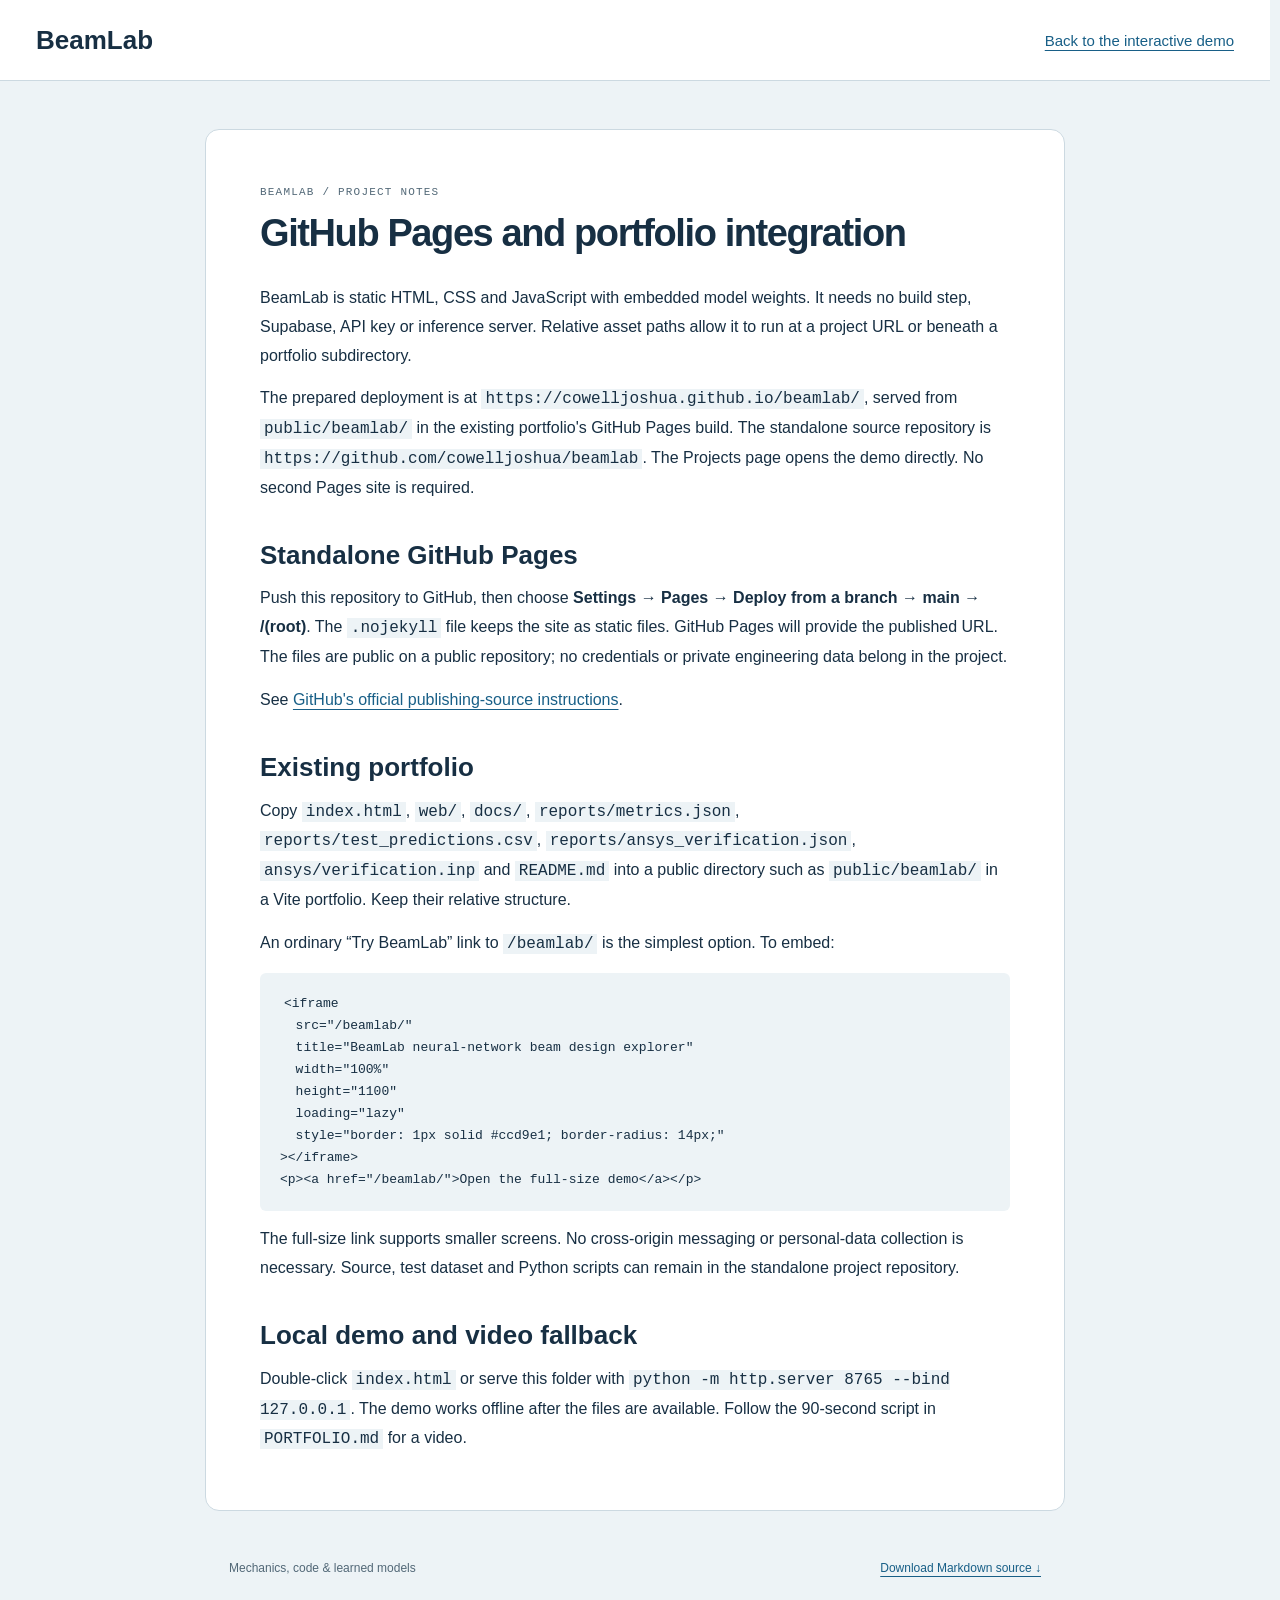
<file: docs/DEPLOYMENT.html>
<!doctype html>
<html lang="en"><head><meta charset="utf-8"><meta name="viewport" content="width=device-width, initial-scale=1">
<title>GitHub Pages and portfolio integration · BeamLab</title><link rel="stylesheet" href="../web/tokens.css"><link rel="stylesheet" href="../web/style.css"><link rel="stylesheet" href="../web/reading.css"></head>
<body><header class="masthead"><a class="brand" href="../index.html">BeamLab</a><a href="../index.html#learn">Back to the interactive demo</a></header>
<main class="reading"><p class="eyebrow">BEAMLAB / PROJECT NOTES</p><h1>GitHub Pages and portfolio integration</h1>
<p>BeamLab is static HTML, CSS and JavaScript with embedded model weights. It
needs no build step, Supabase, API key or inference server. Relative asset paths
allow it to run at a project URL or beneath a portfolio subdirectory.</p>
<p>The prepared deployment is at <code>https://cowelljoshua.github.io/beamlab/</code>, served
from <code>public/beamlab/</code> in the existing portfolio&#39;s GitHub Pages build. The
standalone source repository is <code>https://github.com/cowelljoshua/beamlab</code>.
The Projects page opens the demo directly. No second Pages site is required.</p>
<h2>Standalone GitHub Pages</h2>
<p>Push this repository to GitHub, then choose <strong>Settings → Pages → Deploy from a
branch → main → /(root)</strong>. The <code>.nojekyll</code> file keeps the site as static files.
GitHub Pages will provide the published URL. The files are public on a public
repository; no credentials or private engineering data belong in the project.</p>
<p>See <a href="https://docs.github.com/en/pages/getting-started-with-github-pages/configuring-a-publishing-source-for-your-github-pages-site">GitHub&#39;s official publishing-source instructions</a>.</p>
<h2>Existing portfolio</h2>
<p>Copy <code>index.html</code>, <code>web/</code>, <code>docs/</code>, <code>reports/metrics.json</code>,
<code>reports/test_predictions.csv</code>, <code>reports/ansys_verification.json</code>,
<code>ansys/verification.inp</code> and <code>README.md</code> into a public directory such as
<code>public/beamlab/</code> in a Vite portfolio. Keep their relative structure.</p>
<p>An ordinary “Try BeamLab” link to <code>/beamlab/</code> is the simplest option. To embed:</p>
<pre><code class="language-html">&lt;iframe
  src=&quot;/beamlab/&quot;
  title=&quot;BeamLab neural-network beam design explorer&quot;
  width=&quot;100%&quot;
  height=&quot;1100&quot;
  loading=&quot;lazy&quot;
  style=&quot;border: 1px solid #ccd9e1; border-radius: 14px;&quot;
&gt;&lt;/iframe&gt;
&lt;p&gt;&lt;a href=&quot;/beamlab/&quot;&gt;Open the full-size demo&lt;/a&gt;&lt;/p&gt;
</code></pre>
<p>The full-size link supports smaller screens. No cross-origin messaging or
personal-data collection is necessary. Source, test dataset and Python scripts
can remain in the standalone project repository.</p>
<h2>Local demo and video fallback</h2>
<p>Double-click <code>index.html</code> or serve this folder with
<code>python -m http.server 8765 --bind 127.0.0.1</code>. The demo works offline after the
files are available. Follow the 90-second script in <code>PORTFOLIO.md</code> for a video.</p>
</main><footer class="reading-footer"><span>Mechanics, code &amp; learned models</span><a href="DEPLOYMENT.md" download>Download Markdown source ↓</a></footer></body></html>
</file>
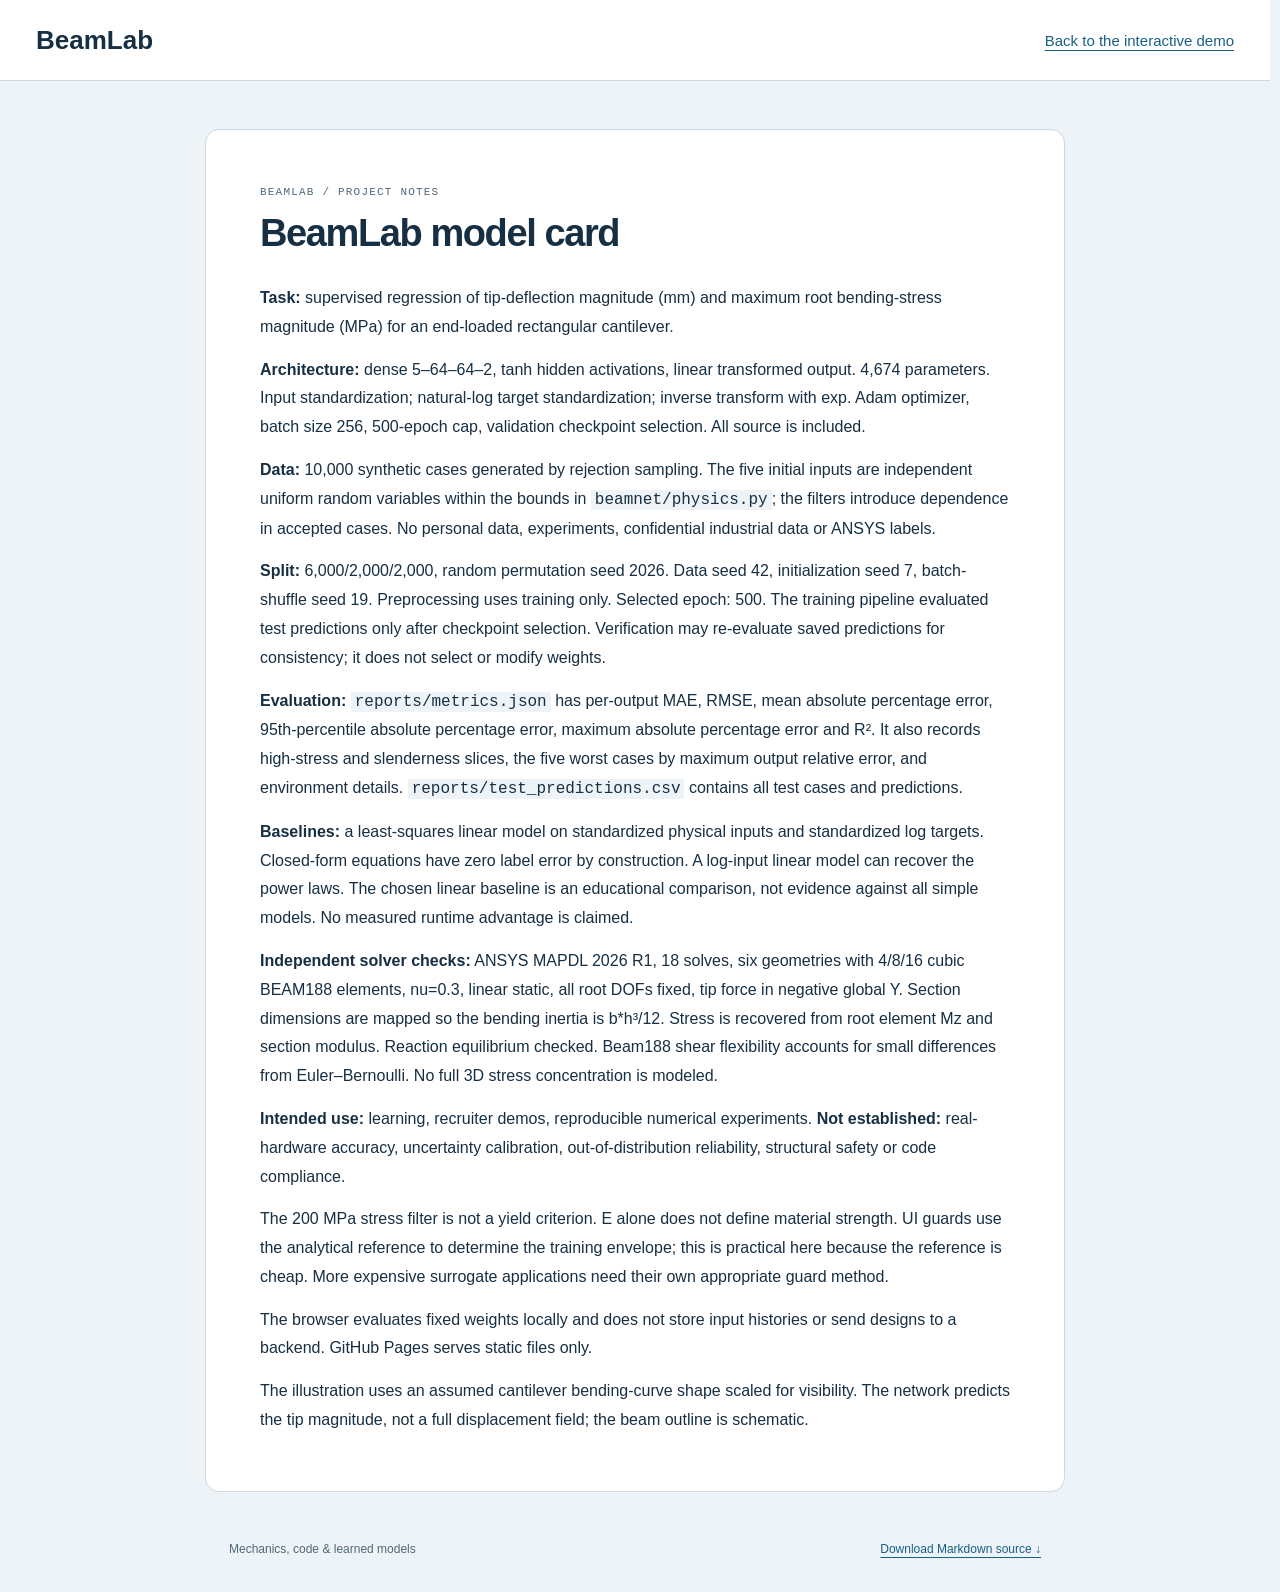
<file: docs/MODEL_CARD.html>
<!doctype html>
<html lang="en"><head><meta charset="utf-8"><meta name="viewport" content="width=device-width, initial-scale=1">
<title>BeamLab model card · BeamLab</title><link rel="stylesheet" href="../web/tokens.css"><link rel="stylesheet" href="../web/style.css"><link rel="stylesheet" href="../web/reading.css"></head>
<body><header class="masthead"><a class="brand" href="../index.html">BeamLab</a><a href="../index.html#learn">Back to the interactive demo</a></header>
<main class="reading"><p class="eyebrow">BEAMLAB / PROJECT NOTES</p><h1>BeamLab model card</h1>
<p><strong>Task:</strong> supervised regression of tip-deflection magnitude (mm) and maximum
root bending-stress magnitude (MPa) for an end-loaded rectangular cantilever.</p>
<p><strong>Architecture:</strong> dense 5–64–64–2, tanh hidden activations, linear transformed
output. 4,674 parameters. Input standardization; natural-log target
standardization; inverse transform with exp. Adam optimizer, batch size 256,
500-epoch cap, validation checkpoint selection. All source is included.</p>
<p><strong>Data:</strong> 10,000 synthetic cases generated by rejection sampling. The five
initial inputs are independent uniform random variables within the bounds in
<code>beamnet/physics.py</code>; the filters introduce dependence in accepted cases.
No personal data, experiments, confidential industrial data or ANSYS labels.</p>
<p><strong>Split:</strong> 6,000/2,000/2,000, random permutation seed 2026. Data seed 42,
initialization seed 7, batch-shuffle seed 19. Preprocessing uses training only.
Selected epoch: 500. The training pipeline evaluated test predictions only
after checkpoint selection. Verification may re-evaluate saved predictions
for consistency; it does not select or modify weights.</p>
<p><strong>Evaluation:</strong> <code>reports/metrics.json</code> has per-output MAE, RMSE, mean absolute
percentage error, 95th-percentile absolute percentage error, maximum absolute
percentage error and R². It also records high-stress and slenderness slices,
the five worst cases by maximum output relative error, and environment details.
<code>reports/test_predictions.csv</code> contains all test cases and predictions.</p>
<p><strong>Baselines:</strong> a least-squares linear model on standardized physical inputs
and standardized log targets. Closed-form equations have zero label error by
construction. A log-input linear model can recover the power laws. The chosen
linear baseline is an educational comparison, not evidence against all simple
models. No measured runtime advantage is claimed.</p>
<p><strong>Independent solver checks:</strong> ANSYS MAPDL 2026 R1, 18 solves, six geometries
with 4/8/16 cubic BEAM188 elements, nu=0.3, linear static, all root DOFs fixed,
tip force in negative global Y. Section dimensions are mapped so the bending
inertia is b*h³/12. Stress is recovered from root element Mz and section modulus.
Reaction equilibrium checked. Beam188 shear flexibility accounts for small
differences from Euler–Bernoulli. No full 3D stress concentration is modeled.</p>
<p><strong>Intended use:</strong> learning, recruiter demos, reproducible numerical experiments.
<strong>Not established:</strong> real-hardware accuracy, uncertainty calibration,
out-of-distribution reliability, structural safety or code compliance.</p>
<p>The 200 MPa stress filter is not a yield criterion. E alone does not define
material strength. UI guards use the analytical reference to determine the
training envelope; this is practical here because the reference is cheap.
More expensive surrogate applications need their own appropriate guard method.</p>
<p>The browser evaluates fixed weights locally and does not store input histories
or send designs to a backend. GitHub Pages serves static files only.</p>
<p>The illustration uses an assumed cantilever bending-curve shape scaled for
visibility. The network predicts the tip magnitude, not a full displacement
field; the beam outline is schematic.</p>
</main><footer class="reading-footer"><span>Mechanics, code &amp; learned models</span><a href="MODEL_CARD.md" download>Download Markdown source ↓</a></footer></body></html>
</file>
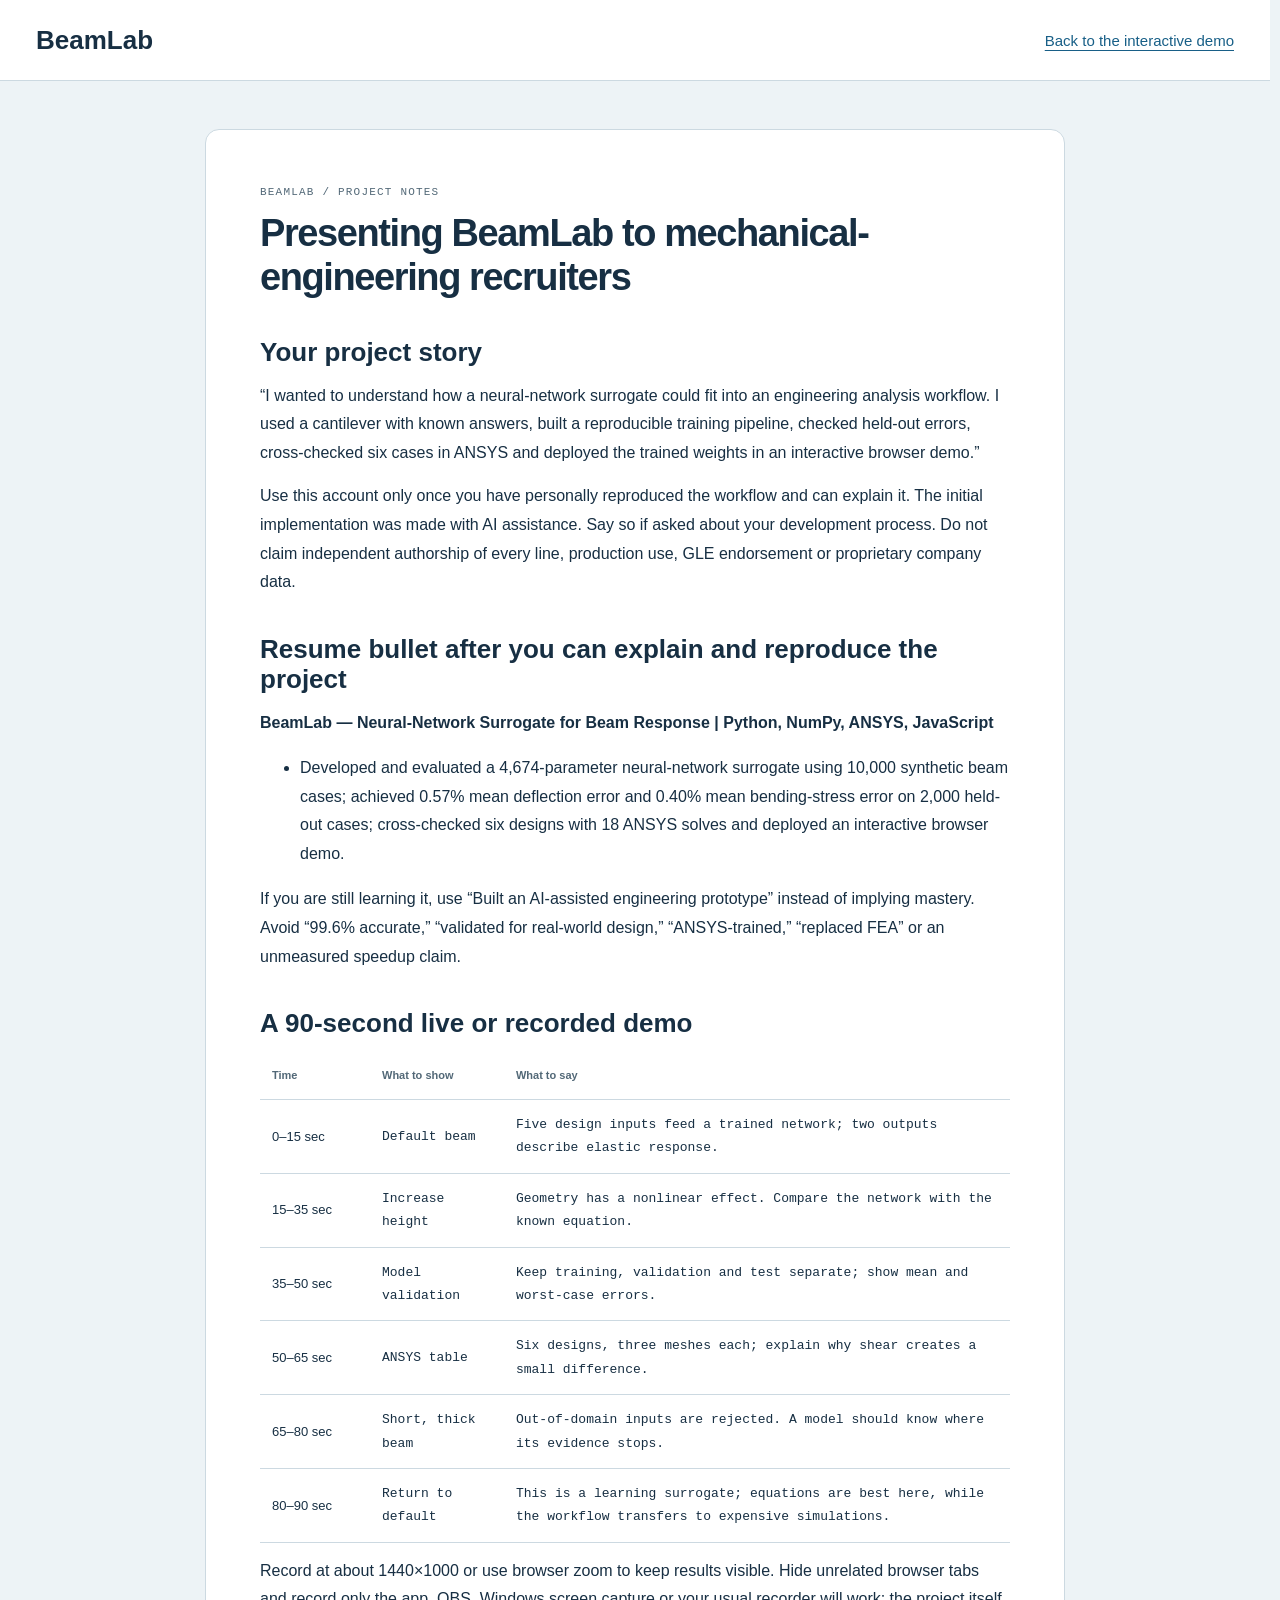
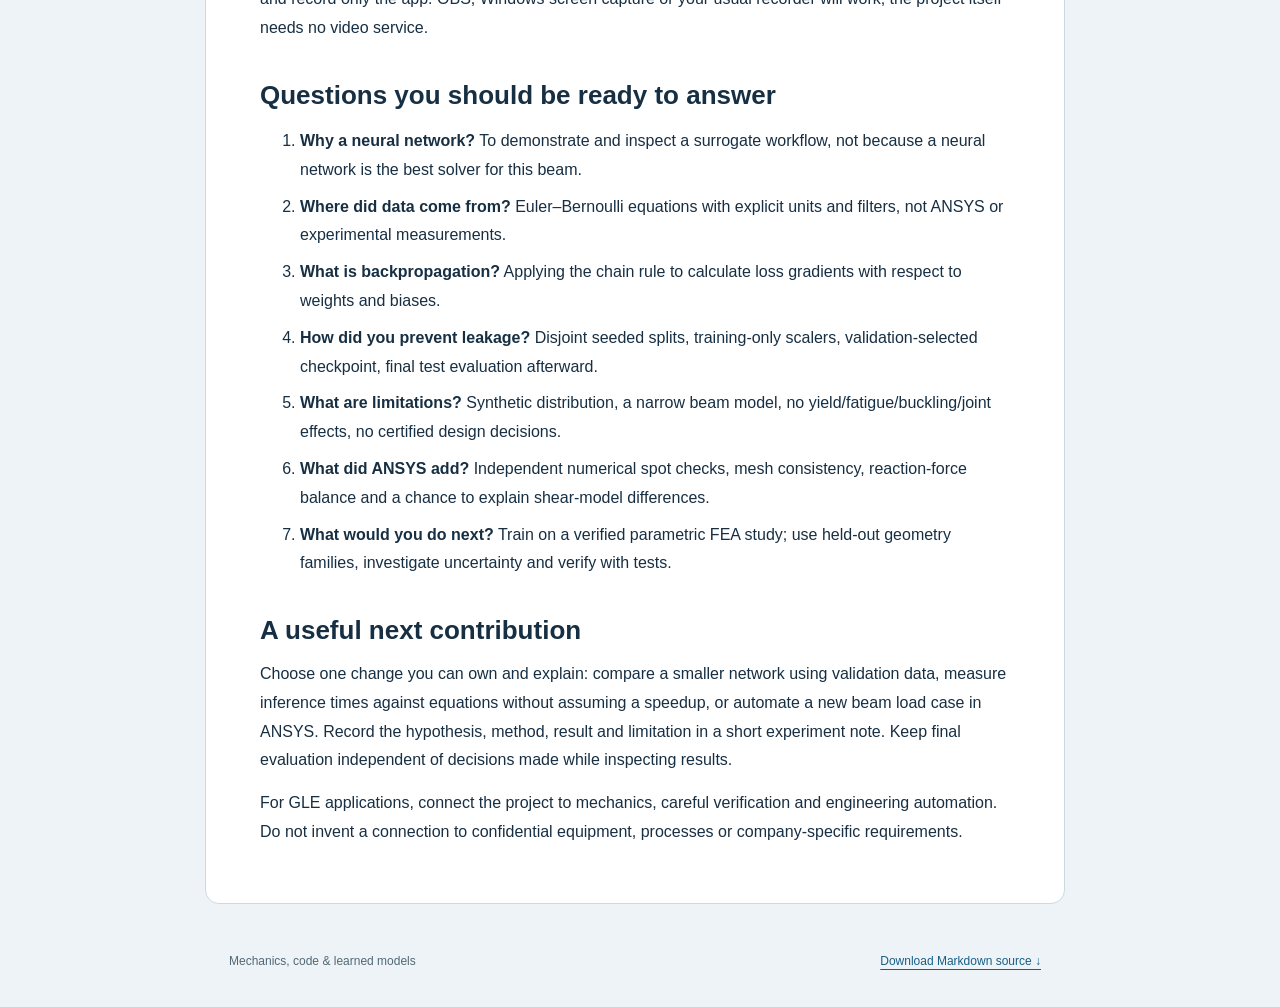
<file: docs/PORTFOLIO.html>
<!doctype html>
<html lang="en"><head><meta charset="utf-8"><meta name="viewport" content="width=device-width, initial-scale=1">
<title>Presenting BeamLab to mechanical-engineering recruiters · BeamLab</title><link rel="stylesheet" href="../web/tokens.css"><link rel="stylesheet" href="../web/style.css"><link rel="stylesheet" href="../web/reading.css"></head>
<body><header class="masthead"><a class="brand" href="../index.html">BeamLab</a><a href="../index.html#learn">Back to the interactive demo</a></header>
<main class="reading"><p class="eyebrow">BEAMLAB / PROJECT NOTES</p><h1>Presenting BeamLab to mechanical-engineering recruiters</h1>
<h2>Your project story</h2>
<p>“I wanted to understand how a neural-network surrogate could fit into an
engineering analysis workflow. I used a cantilever with known answers, built
a reproducible training pipeline, checked held-out errors, cross-checked six
cases in ANSYS and deployed the trained weights in an interactive browser demo.”</p>
<p>Use this account only once you have personally reproduced the workflow and
can explain it. The initial implementation was made with AI assistance. Say so
if asked about your development process. Do not claim independent authorship
of every line, production use, GLE endorsement or proprietary company data.</p>
<h2>Resume bullet after you can explain and reproduce the project</h2>
<p><strong>BeamLab — Neural-Network Surrogate for Beam Response | Python, NumPy, ANSYS, JavaScript</strong></p>
<ul>
<li>Developed and evaluated a 4,674-parameter neural-network surrogate using
10,000 synthetic beam cases; achieved 0.57% mean deflection error and 0.40%
mean bending-stress error on 2,000 held-out cases; cross-checked six designs
with 18 ANSYS solves and deployed an interactive browser demo.</li>
</ul>
<p>If you are still learning it, use “Built an AI-assisted engineering prototype”
instead of implying mastery. Avoid “99.6% accurate,” “validated for real-world
design,” “ANSYS-trained,” “replaced FEA” or an unmeasured speedup claim.</p>
<h2>A 90-second live or recorded demo</h2>
<table>
<thead>
<tr>
<th>Time</th>
<th>What to show</th>
<th>What to say</th>
</tr>
</thead>
<tbody><tr>
<td>0–15 sec</td>
<td>Default beam</td>
<td>Five design inputs feed a trained network; two outputs describe elastic response.</td>
</tr>
<tr>
<td>15–35 sec</td>
<td>Increase height</td>
<td>Geometry has a nonlinear effect. Compare the network with the known equation.</td>
</tr>
<tr>
<td>35–50 sec</td>
<td>Model validation</td>
<td>Keep training, validation and test separate; show mean and worst-case errors.</td>
</tr>
<tr>
<td>50–65 sec</td>
<td>ANSYS table</td>
<td>Six designs, three meshes each; explain why shear creates a small difference.</td>
</tr>
<tr>
<td>65–80 sec</td>
<td>Short, thick beam</td>
<td>Out-of-domain inputs are rejected. A model should know where its evidence stops.</td>
</tr>
<tr>
<td>80–90 sec</td>
<td>Return to default</td>
<td>This is a learning surrogate; equations are best here, while the workflow transfers to expensive simulations.</td>
</tr>
</tbody></table>
<p>Record at about 1440×1000 or use browser zoom to keep results visible. Hide
unrelated browser tabs and record only the app. OBS, Windows screen capture or
your usual recorder will work; the project itself needs no video service.</p>
<h2>Questions you should be ready to answer</h2>
<ol>
<li><strong>Why a neural network?</strong> To demonstrate and inspect a surrogate workflow,
not because a neural network is the best solver for this beam.</li>
<li><strong>Where did data come from?</strong> Euler–Bernoulli equations with explicit units
and filters, not ANSYS or experimental measurements.</li>
<li><strong>What is backpropagation?</strong> Applying the chain rule to calculate loss
gradients with respect to weights and biases.</li>
<li><strong>How did you prevent leakage?</strong> Disjoint seeded splits, training-only
scalers, validation-selected checkpoint, final test evaluation afterward.</li>
<li><strong>What are limitations?</strong> Synthetic distribution, a narrow beam model,
no yield/fatigue/buckling/joint effects, no certified design decisions.</li>
<li><strong>What did ANSYS add?</strong> Independent numerical spot checks, mesh consistency,
reaction-force balance and a chance to explain shear-model differences.</li>
<li><strong>What would you do next?</strong> Train on a verified parametric FEA study; use
held-out geometry families, investigate uncertainty and verify with tests.</li>
</ol>
<h2>A useful next contribution</h2>
<p>Choose one change you can own and explain: compare a smaller network using
validation data, measure inference times against equations without assuming a
speedup, or automate a new beam load case in ANSYS. Record the hypothesis,
method, result and limitation in a short experiment note. Keep final evaluation
independent of decisions made while inspecting results.</p>
<p>For GLE applications, connect the project to mechanics, careful verification
and engineering automation. Do not invent a connection to confidential
equipment, processes or company-specific requirements.</p>
</main><footer class="reading-footer"><span>Mechanics, code &amp; learned models</span><a href="PORTFOLIO.md" download>Download Markdown source ↓</a></footer></body></html>
</file>
<file: web/tokens.css>
/* Generated from DESIGN.md; do not edit. */
:root {
  --color-ink: #172f43;
  --color-muted: #526877;
  --color-primary: #185f87;
  --color-canvas: #edf3f6;
  --color-surface: #ffffff;
  --color-accent: #ad4f26;
  --color-line: #ccd9e1;
  --font-display: Bahnschrift, Arial, sans-serif;
  --font-body: Segoe UI, Arial, sans-serif;
  --font-data: Consolas, monospace;
  --radius-control: 6px;
  --radius-panel: 14px;
  --space-unit: 8px;
}
</file>
<file: web/style.css>
* { box-sizing: border-box; scrollbar-width: thin; scrollbar-color: var(--color-muted) var(--color-canvas); }
html { scrollbar-gutter: stable; }
body { margin: 0; color: var(--color-ink); background: var(--color-canvas); font-family: var(--font-body); font-size: 15px; line-height: 1.55; }
::-webkit-scrollbar { width: 10px; height: 10px; } ::-webkit-scrollbar-track { background: var(--color-canvas); } ::-webkit-scrollbar-thumb { background: var(--color-muted); border: 2px solid var(--color-canvas); border-radius: var(--radius-control); } ::-webkit-scrollbar-thumb:hover { background: var(--color-primary); } ::-webkit-scrollbar-thumb:active { background: var(--color-ink); }
a { color: var(--color-primary); text-underline-offset: 4px; cursor: pointer; } a:hover { color: var(--color-accent); } a:active { opacity: .8; }
button, input { font: inherit; } button, input[type=range] { cursor: pointer; } button:disabled { cursor: not-allowed; opacity: .5; }
:focus-visible { outline: 3px solid var(--color-accent); outline-offset: 4px; }
h1,h2,h3 { font-family: var(--font-display); line-height: 1.15; font-weight: 600; margin: 0; } h1 { font-size: clamp(32px,3.3vw,48px); letter-spacing: -1.4px; } h2 { font-size: 20px; } p { margin: 12px 0; } [hidden] { display: none; }
.sr-only,.skip:not(:focus) { position: absolute; width: 1px; height: 1px; padding: 0; overflow: hidden; clip-path: inset(50%); white-space: nowrap; } .skip:focus { display: block; padding: 12px; background: var(--color-surface); }
.masthead { padding: 20px 36px; display: flex; align-items: center; justify-content: space-between; background: var(--color-surface); border-bottom: 1px solid var(--color-line); gap: 16px; }
.brand { display: flex; align-items: center; gap: 12px; font-family: var(--font-display); font-size: 26px; color: var(--color-ink); font-weight: 700; text-decoration: none; }
.brand-icon { background: var(--color-primary); color: var(--color-surface); border-radius: 8px; height: 36px; width: 36px; display: grid; place-content: center; font-size: 34px; line-height: 1; padding-bottom: 5px; }
.brand-divider { width: 1px; height: 24px; background: var(--color-line); margin: 0 8px; } .brand-sub,.local-badge { font: 13px var(--font-body); color: var(--color-muted); } .local-badge span { color: var(--color-primary); margin-right: 7px; }
.page-shell { max-width: 1512px; margin: auto; padding: 0 36px; } .nav { display: flex; gap: 32px; border-bottom: 1px solid var(--color-line); margin-bottom: 35px; overflow-x: auto; white-space: nowrap; } .nav a { text-decoration: none; padding: 20px 0 16px; color: var(--color-muted); font-size: 14px; border-bottom: 3px solid transparent; } .nav a[aria-current] { border-color: var(--color-primary); color: var(--color-primary); font-weight: 600; } .nav a:hover { color: var(--color-primary); } .nav a:last-child { margin-left: auto; }
.page-heading { display: flex; justify-content: space-between; align-items: center; gap: 24px; margin-bottom: 28px; } .page-heading p:not(.eyebrow) { color: var(--color-muted); margin-bottom: 0; } .eyebrow { font: 11px var(--font-data); letter-spacing: 1.2px; margin: 0 0 12px; color: var(--color-muted); }
.button { display: inline-flex; align-items: center; justify-content: center; min-height: 42px; padding: 9px 15px; border: 1px solid var(--color-line); border-radius: var(--radius-control); color: var(--color-ink); background: var(--color-surface); font-weight: 600; font-size: 13px; text-decoration: none; white-space: nowrap; transition: background .15s; } .button:hover { background: var(--color-canvas); color: var(--color-primary); border-color: var(--color-primary); } .button:active { transform: translateY(1px); } .button.primary { background: var(--color-primary); color: var(--color-surface); border-color: var(--color-primary); } .button.primary:hover { background: var(--color-ink); } .text-button { color: var(--color-primary); background: transparent; border: 0; padding: 8px; font-size: 13px; } .text-button:hover { text-decoration: underline; } .text-button:active { opacity: .7; }
.workbench { display: grid; grid-template-columns: 300px minmax(0,1fr); gap: 24px; align-items: start; } .panel { background: var(--color-surface); border: 1px solid var(--color-line); border-radius: var(--radius-panel); } .controls { padding: 22px; } .panel-heading { display: flex; justify-content: space-between; align-items: center; gap: 12px; } .subtle,.caption { color: var(--color-muted); font-size: 12px; } .subtle { margin: 3px 0 23px; }
.input-group { padding-bottom: 17px; margin-bottom: 12px; border-bottom: 1px solid var(--color-line); } .input-top { display: flex; justify-content: space-between; align-items: center; margin-bottom: 6px; gap: 8px; } .input-top label { font-size: 13px; font-weight: 600; } .input-number { display: flex; align-items: center; gap: 5px; } .input-number input { width: 76px; padding: 5px 6px; border: 1px solid var(--color-line); border-radius: 4px; font: 13px var(--font-data); color: var(--color-ink); background: var(--color-surface); } .input-number span { font-size: 11px; color: var(--color-muted); width: 26px; } input[type=range] { width: 100%; accent-color: var(--color-primary); height: 22px; margin: 0; } input[aria-invalid=true] { border-color: var(--color-accent); background: var(--color-canvas); } .limits { display: flex; justify-content: space-between; color: var(--color-muted); font: 11px var(--font-data); }
.preset-group { padding-top: 4px; } .preset-buttons { display: flex; gap: 8px; } .preset-buttons .button { padding: 8px; font-size: 12px; flex: 1; } .control-note { color: var(--color-muted); font-size: 12px; margin: 18px 0 0; }
.model-column { min-width: 0; } .drawing { background: var(--color-ink); color: var(--color-canvas); border-radius: var(--radius-panel); overflow: hidden; } .drawing-heading { display: flex; align-items: center; justify-content: space-between; gap: 10px; padding: 20px 25px 0; } .drawing-heading h2 { font: 14px var(--font-body); } .drawing-heading span { font: 10px var(--font-data); letter-spacing: 1px; opacity: .8; } #beam-svg { display: block; width: 100%; max-height: 350px; } .grid-lines { color: var(--color-muted); opacity: .6; } .fixture { stroke: var(--color-line); color: var(--color-line); } .undeformed { fill: none; stroke: var(--color-line); stroke-width: 1; stroke-dasharray: 6 6; opacity: .8; } .beam-top { fill: var(--color-line); stroke: var(--color-canvas); stroke-width: 1; } .beam-front { fill: var(--color-primary); stroke: var(--color-line); stroke-width: 1; } .deflected { fill: none; stroke: var(--color-surface); stroke-width: 2; } .load-arrow { fill: none; stroke: var(--color-surface); color: var(--color-surface); stroke-width: 2; } .dimension { fill: none; stroke: var(--color-line); stroke-width: 1; } .svg-label { fill: var(--color-surface); font: 15px var(--font-data); } .svg-caption { fill: var(--color-line); font: 12px var(--font-data); } .drawing-footer { display: flex; justify-content: space-between; gap: 12px; font-size: 11px; color: var(--color-line); padding: 0 25px 17px; } .line-key { display: inline-block; width: 20px; border-top: 2px solid var(--color-surface); margin-right: 7px; vertical-align: middle; }
.status { min-height: 50px; padding: 14px 2px; color: var(--color-primary); font-size: 12px; } .status.warning { color: var(--color-accent); font-weight: 600; } .outputs { display: grid; grid-template-columns: 1fr 1fr; gap: 18px; } .output { padding: 20px 24px; } .output-label { display: flex; justify-content: space-between; align-items: center; } .output-label h2 { font: 14px var(--font-body); font-weight: 600; } .output-label>span { color: var(--color-muted); font: 22px Georgia,serif; } .prediction { display: flex; align-items: baseline; gap: 10px; margin: 10px 0 20px; color: var(--color-primary); } .prediction strong { font: 46px var(--font-display); font-variant-numeric: tabular-nums; letter-spacing: -1px; } .prediction span { font: 14px var(--font-data); color: var(--color-muted); } .reference-row,.error-row { display: flex; justify-content: space-between; align-items: center; font-size: 12px; gap: 10px; } .reference-row { border-top: 1px solid var(--color-line); padding-top: 12px; color: var(--color-muted); } .reference-row strong { color: var(--color-ink); font: 13px var(--font-data); } .error-row { padding-top: 6px; color: var(--color-muted); } .error-row span:first-child { color: var(--color-accent); font: 13px var(--font-data); } .scope-note { color: var(--color-muted); font-size: 12px; padding: 0 2px; }
.evidence-strip { display: grid; grid-template-columns: 1fr 1fr 1.2fr .8fr; padding: 25px 0; margin-top: 32px; border-top: 1px solid var(--color-line); border-bottom: 1px solid var(--color-line); gap: 20px; } .evidence-strip>div { display: flex; flex-direction: column; } .evidence-strip .eyebrow { font-size: 10px; margin-bottom: 4px; } .evidence-strip strong { font: 23px var(--font-display); } .evidence-strip small { font-size: 13px; } .evidence-strip div>span:last-child { margin-top: 4px; font-size: 11px; color: var(--color-muted); } .evidence-link { display: flex; align-items: center; justify-content: space-between; gap: 10px; font-size: 13px; text-decoration: none; padding-left: 20px; border-left: 1px solid var(--color-line); } .evidence-link span { font-size: 24px; }
footer { display: flex; justify-content: space-between; align-items: center; gap: 20px; font-size: 11px; color: var(--color-muted); padding: 28px 0; }
.split-bar { display: grid; grid-template-columns: 3fr 1fr 1fr; gap: 3px; margin-bottom: 24px; font-size: 13px; } .split-bar>div { background: var(--color-line); padding: 20px; } .split-bar>div:first-child { background: var(--color-primary); color: var(--color-surface); border-radius: 10px 0 0 10px; } .split-bar>div:last-child { border-radius: 0 10px 10px 0; } .split-bar strong { display: block; font: 27px var(--font-display); margin-bottom: 4px; } .report-panel { padding: 25px 28px; margin-bottom: 24px; } .report-panel>p { color: var(--color-muted); } .table-scroll { overflow-x: auto; } table { width: 100%; border-collapse: collapse; font-size: 13px; } th,td { text-align: left; padding: 13px 12px; border-bottom: 1px solid var(--color-line); white-space: nowrap; } th { color: var(--color-muted); font-size: 11px; font-weight: 600; } td:not(:first-child) { font-family: var(--font-data); } caption { text-align: left; color: var(--color-muted); padding: 12px; font-size: 12px; } .chart-grid,.learn-grid { display: grid; grid-template-columns: repeat(2,minmax(0,1fr)); gap: 24px; } .chart-grid svg { width: 100%; display: block; } .chart-legend { display: flex; gap: 20px; font-size: 12px; } .neural-key { color: var(--color-primary); } .physics-key { color: var(--color-accent); } .tag { background: var(--color-canvas); padding: 5px 10px; border-radius: var(--radius-control); color: var(--color-primary); font: 11px var(--font-data); }
.lesson { padding: 30px; margin-bottom: 24px; } .learn-grid .lesson { margin-bottom: 0; } .learn-grid { margin-bottom: 24px; } .lesson h2 { font-size: 26px; margin-bottom: 18px; } .lesson p,.lesson li { color: var(--color-muted); max-width: 80ch; } .lesson li { padding: 5px 0; } .lesson-number { display: block; font: 11px var(--font-data); color: var(--color-primary); letter-spacing: 1px; margin-bottom: 24px; } .equation { background: var(--color-canvas); padding: 20px; font: 22px/1.8 var(--font-data); border-radius: var(--radius-control); margin: 20px 0; } .architecture { display: flex; justify-content: space-between; align-items: center; margin: 30px 0; gap: 8px; } .architecture span { font: 33px var(--font-display); text-align: center; color: var(--color-primary); } .architecture small { display: block; font: 11px var(--font-body); margin-top: 8px; color: var(--color-muted); } .architecture b { color: var(--color-muted); font-weight: 400; } .callout { border-left: 4px solid var(--color-primary); background: var(--color-line); border-radius: 0 var(--radius-panel) var(--radius-panel) 0; } code { font-family: var(--font-data); background: var(--color-canvas); padding: 1px 4px; }
@media (min-width: 1500px) { .drawing #beam-svg { max-height: 365px; } }
@media (max-width: 1050px) { .brand-sub { display: none; } .brand-divider { display: none; } .page-shell { padding: 0 24px; } .workbench { grid-template-columns: 270px minmax(0,1fr); gap: 18px; } .output { padding: 18px; } .prediction strong { font-size: 36px; } .evidence-strip { grid-template-columns: repeat(2,1fr); } .drawing-footer { flex-direction: column; gap: 2px; } }
@media (max-width: 850px) { .workbench { grid-template-columns: 1fr; } .model-column { order: -1; } #inputs { display: grid; grid-template-columns: 1fr 1fr; column-gap: 24px; } .page-heading { align-items: flex-start; } .chart-grid,.learn-grid { grid-template-columns: 1fr; } .split-bar { grid-template-columns: 1fr 1fr 1fr; } .nav { gap: 24px; } }
@media (max-width: 560px) { .masthead { padding: 16px; } .page-shell { padding: 0 16px; } .brand { font-size: 22px; } .local-badge { font-size: 10px; } .nav { margin-bottom: 24px; } .nav a { font-size: 12px; } .page-heading { flex-direction: column; gap: 18px; } .page-heading .button { align-self: stretch; } .eyebrow { font-size: 9px; } h1 { font-size: 33px; } .outputs { gap: 10px; } .output { padding: 14px; } .output-label h2 { font-size: 12px; } .output-label>span { display: none; } .prediction { gap: 5px; margin-bottom: 14px; } .prediction strong { font-size: 32px; } .prediction span { font-size: 11px; } .reference-row,.error-row { align-items: flex-start; flex-direction: column; gap: 2px; } .drawing-heading { padding: 16px 16px 0; } .drawing-heading h2 { font-size: 12px; } .drawing-heading span { font-size: 8px; } .drawing-footer { padding: 0 16px 14px; font-size: 10px; } #inputs { grid-template-columns: 1fr; } .evidence-strip { gap: 22px 14px; } .evidence-strip strong { font-size: 19px; } .evidence-link { padding-left: 0; border: 0; } footer { flex-wrap: wrap; gap: 10px; } .split-bar>div { padding: 12px; font-size: 10px; } .split-bar strong { font-size: 23px; } .report-panel,.lesson { padding: 20px; } .lesson h2 { font-size: 24px; } .tag { font-size: 9px; } }
@media (prefers-reduced-motion: reduce) { *,*::before,*::after { transition: none; scroll-behavior: auto; } }
@media (forced-colors: active) { * { scrollbar-color: auto; } button,.panel,.drawing { border: 1px solid CanvasText; } .beam-front,.deflected { stroke: CanvasText; } }
@media print { .masthead,.nav,footer,.button { display: none; } body { background: var(--color-surface); } .page-shell { padding: 0; } .lesson { break-inside: avoid; } .learn-grid { display: block; } .view[hidden] { display: none; } }
</file>
<file: web/reading.css>
.reading { max-width: 860px; margin: 48px auto; padding: 42px 54px; background: var(--color-surface); border: 1px solid var(--color-line); border-radius: var(--radius-panel); font-size: 16px; line-height: 1.8; }
.reading h1 { font-size: 38px; margin-bottom: 28px; }
.reading h2 { font-size: 26px; margin: 38px 0 14px; scroll-margin-top: 24px; }
.reading p { margin: 14px 0; }
.reading img { max-width: 100%; height: auto; }
.reading li { margin: 8px 0; }
.reading pre { background: var(--color-canvas); border-radius: var(--radius-control); padding: 20px; overflow-x: auto; font-size: 13px; line-height: 1.7; }
.reading code { overflow-wrap: anywhere; }
.reading pre code { overflow-wrap: normal; }
.reading table { display: block; overflow-x: auto; }
.reading th,.reading td { white-space: normal; min-width: 110px; }
.reading-footer { max-width: 860px; margin: auto; padding: 0 24px 36px; display: flex; justify-content: space-between; gap: 20px; color: var(--color-muted); font-size: 12px; }
@media(max-width:600px) { .reading { margin: 20px 12px; padding: 24px; font-size: 15px; } .reading h1 { font-size: 30px; } .reading h2 { font-size: 24px; } .masthead>a:last-child { font-size: 11px; max-width: 140px; text-align: right; } }
@media print { .reading { border: 0; margin: 0; padding: 0; max-width: none; font-size: 11pt; } .reading h1 { font-size: 25pt; } .reading h2 { font-size: 17pt; break-after: avoid; } .reading pre,.reading table { break-inside: avoid; } .reading-footer { display: none; } }
</file>
